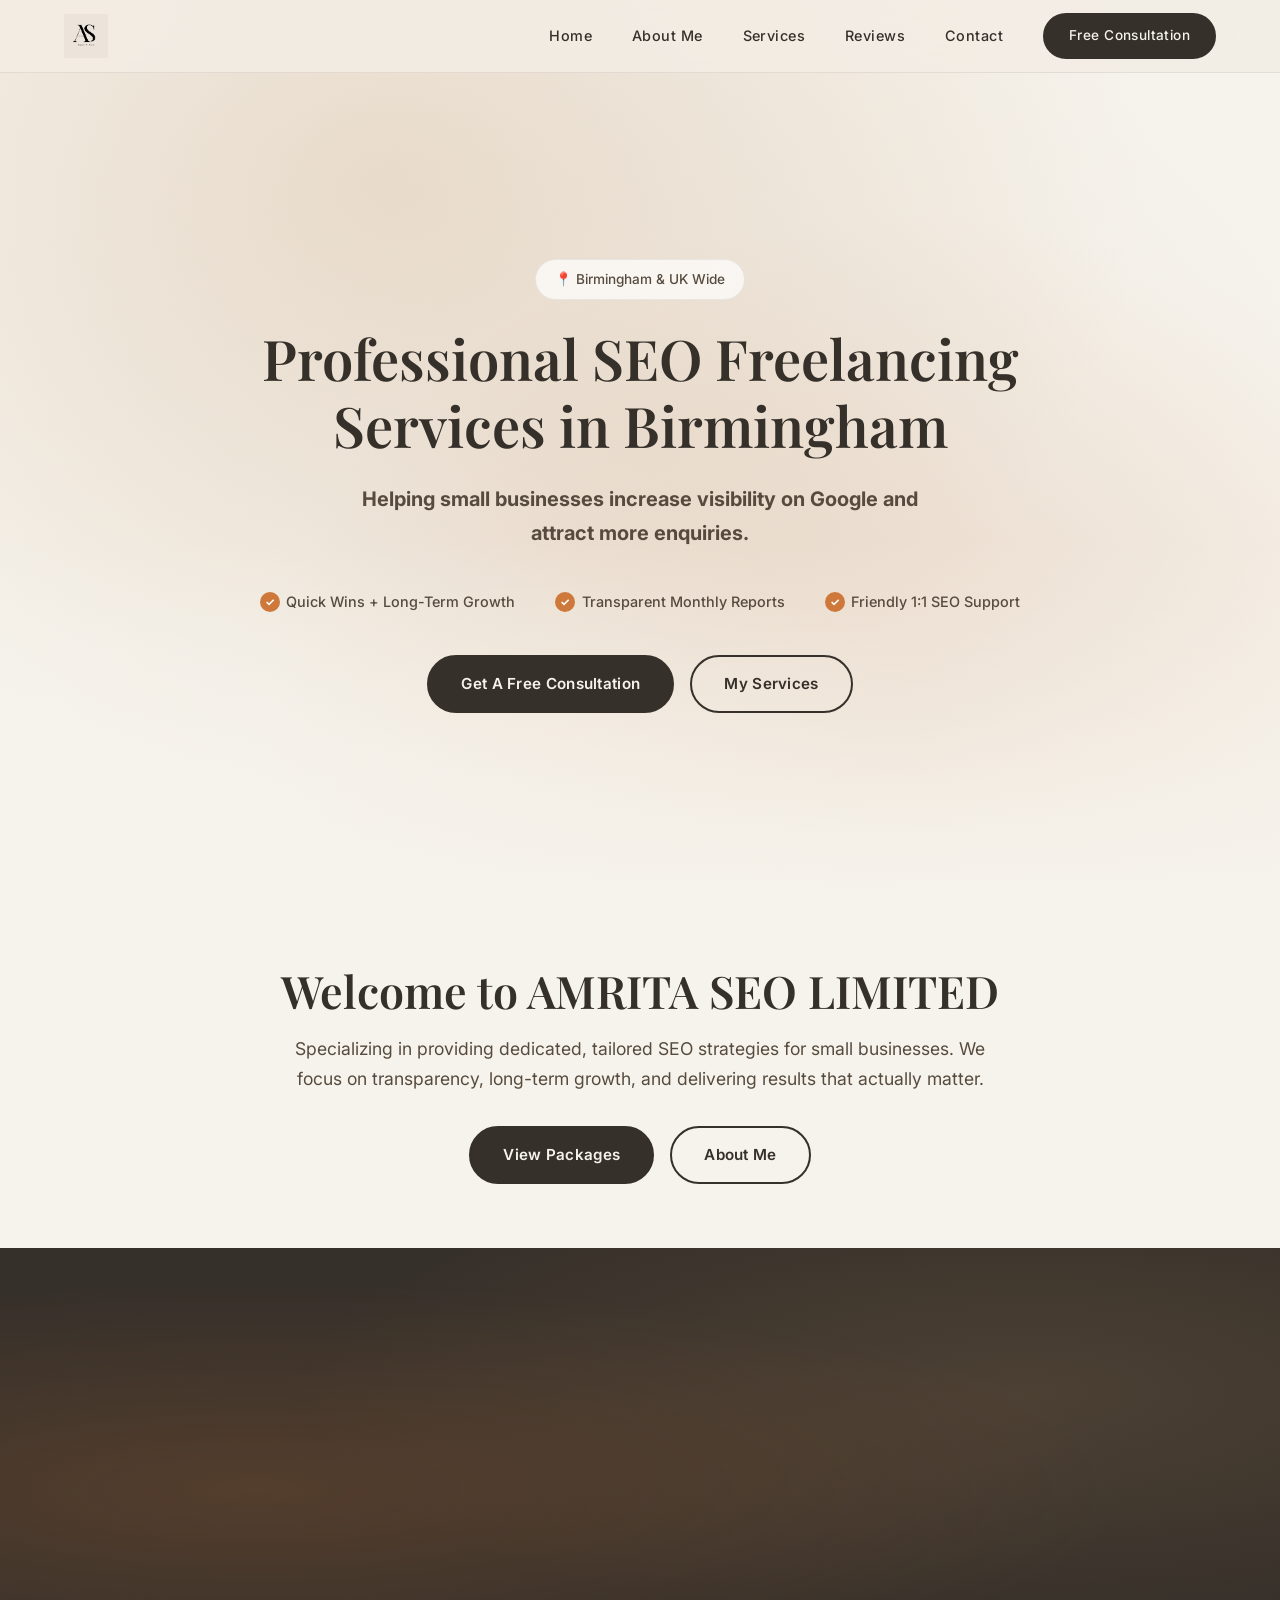
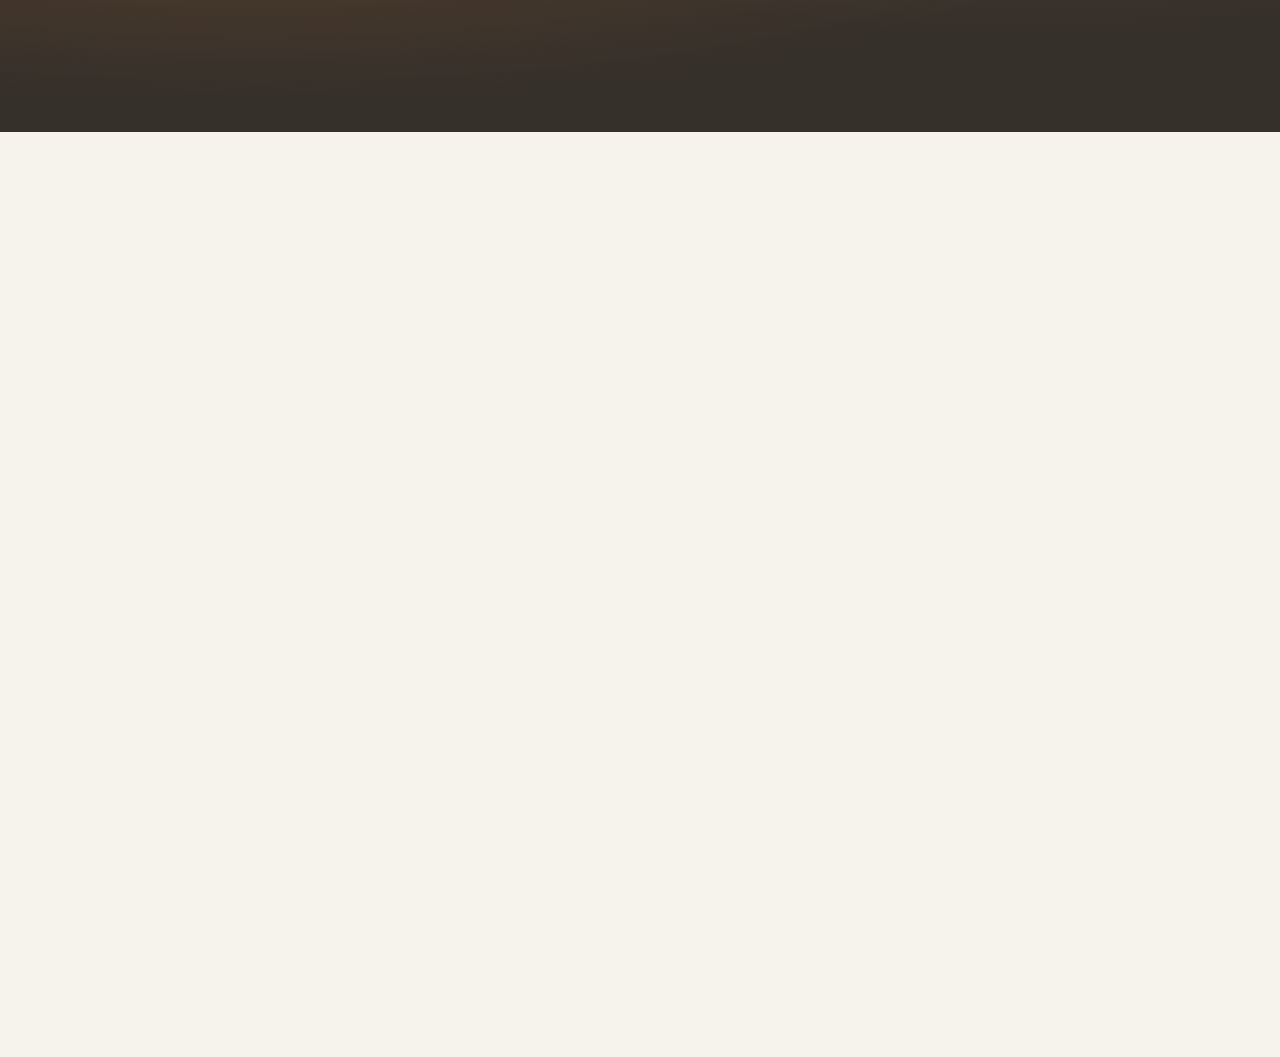
<file: index.html>
<!DOCTYPE html>
<html lang="en-GB">
<head>
  <meta charset="UTF-8">
  <meta name="viewport" content="width=device-width, initial-scale=1.0">
  <meta http-equiv="X-UA-Compatible" content="IE=edge">
  <title>SEO Consultant Birmingham | AMRITA SEO LIMITED</title>
  <meta name="description" content="AMRITA SEO LIMITED offers expert SEO consulting in Birmingham. Improve your website rankings, drive traffic, and get more leads today.">
  <link rel="canonical" href="https://www.amrita-seo.com/">

  <!-- Open Graph -->
  <meta property="og:site_name" content="Amrita SEO">
  <meta property="og:title" content="SEO Consultant Birmingham | AMRITA SEO LIMITED">
  <meta property="og:url" content="https://www.amrita-seo.com">
  <meta property="og:type" content="website">
  <meta property="og:description" content="AMRITA SEO LIMITED offers expert SEO consulting in Birmingham. Improve your website rankings, drive traffic, and get more leads today.">
  <meta property="og:image" content="https://www.amrita-seo.com/assets/images/logo.png">
  <meta property="og:image:width" content="500">
  <meta property="og:image:height" content="500">

  <!-- Twitter Card -->
  <meta name="twitter:card" content="summary">
  <meta name="twitter:title" content="SEO Consultant Birmingham | AMRITA SEO LIMITED">
  <meta name="twitter:description" content="AMRITA SEO LIMITED offers expert SEO consulting in Birmingham. Improve your website rankings, drive traffic, and get more leads today.">
  <meta name="twitter:image" content="https://www.amrita-seo.com/assets/images/logo.png">

  <!-- Structured Data — LocalBusiness -->
  <script type="application/ld+json">
  {
    "@context": "https://schema.org",
    "@type": "ProfessionalService",
    "name": "AMRITA SEO LIMITED",
    "description": "Expert SEO consulting in Birmingham. Helping small businesses increase visibility on Google and attract more enquiries.",
    "url": "https://www.amrita-seo.com",
    "logo": "https://www.amrita-seo.com/assets/images/logo.png",
    "image": "https://www.amrita-seo.com/assets/images/logo.png",
    "telephone": "",
    "email": "info@amrita-seo.com",
    "address": {
      "@type": "PostalAddress",
      "addressLocality": "Birmingham",
      "addressCountry": "GB"
    },
    "areaServed": [
      { "@type": "City", "name": "Birmingham" },
      { "@type": "Country", "name": "United Kingdom" }
    ],
    "founder": {
      "@type": "Person",
      "name": "Amrita Kalsi",
      "jobTitle": "SEO Consultant",
      "url": "https://www.linkedin.com/in/amrita-kalsi-93005b246"
    },
    "sameAs": [
      "https://www.linkedin.com/in/amrita-kalsi-93005b246",
      "https://www.instagram.com/amritaseo",
      "https://www.tiktok.com/@amritaseo"
    ],
    "openingHours": "Mo-Fr 09:00-17:00",
    "priceRange": "££"
  }
  </script>

  <!-- Styles -->
  <link rel="stylesheet" href="styles.css">
  <link rel="icon" type="image/png" href="assets/images/logo.png">
</head>
<body>

  <!-- Skip to Content (Accessibility) -->
  <a href="#main-content" class="skip-link">Skip to main content</a>

  <!-- ========== HEADER ========== -->
  <header class="site-header" id="site-header" role="banner">
    <div class="container header-inner">
      <a href="https://www.amrita-seo.com/" class="header-logo" aria-label="Amrita SEO — Home">
        <img src="assets/images/logo.png" alt="Amrita SEO Logo" width="44" height="44">
      </a>

      
      <nav class="header-nav" id="main-nav" role="navigation" aria-label="Main navigation">
        <a href="index.html">Home</a>
        <a href="about.html">About Me</a>
        <a href="services.html">Services</a>
        <a href="reviews.html">Reviews</a>
        <a href="contact.html">Contact</a>
        <div class="header-cta">
          <a href="contact.html" class="btn btn-primary">Free Consultation</a>
        </div>
      </nav>


      <button class="mobile-menu-btn" id="mobile-menu-btn" aria-label="Toggle navigation menu" aria-expanded="false" aria-controls="main-nav">
        <span></span><span></span><span></span>
      </button>
    </div>
  </header>

  <!-- ========== MAIN ========== -->
  <main id="main-content" role="main">

    <!-- HERO -->
    <section class="hero" aria-label="Hero">
      <div class="hero-bg" aria-hidden="true"></div>
      <div class="hero-content">
        <span class="hero-badge">📍 Birmingham &amp; UK Wide</span>
        <h1>Professional SEO Freelancing Services in Birmingham</h1>
        <p class="hero-description">
          <strong>Helping small businesses increase visibility on Google and attract more enquiries.</strong>
        </p>
        <ul class="hero-features" aria-label="Key benefits">
          <li>Quick Wins + Long-Term Growth</li>
          <li>Transparent Monthly Reports</li>
          <li>Friendly 1:1 SEO Support</li>
        </ul>
        <div class="hero-actions">
          <a href="#contact" class="btn btn-primary">Get A Free Consultation</a>
          <a href="#services" class="btn btn-secondary">My Services</a>
        </div>
      </div>
    </section>

    
    <!-- BRIEF INTRO -->
    <section class="section" style="padding: 4rem 0;">
      <div class="container" style="text-align: center;">
        <h2 style="margin-bottom: 1rem;">Welcome to AMRITA SEO LIMITED</h2>
        <p style="max-width: 700px; margin: 0 auto 2rem auto; color: var(--color-brown); font-size: 1.1rem;">
          Specializing in providing dedicated, tailored SEO strategies for small businesses. We focus on transparency, long-term growth, and delivering results that actually matter.
        </p>
        <div style="display: flex; gap: 1rem; justify-content: center;">
            <a href="services.html" class="btn btn-primary">View Packages</a>
            <a href="about.html" class="btn btn-secondary">About Me</a>
        </div>
      </div>
    </section>
<!-- CTA BANNER -->
    <section class="cta-banner" aria-label="Call to action">
      <div class="container reveal">
        <h2>Ready to Grow Your Business?</h2>
        <p>Book a free discovery call and let's talk about your goals. No pressure, no jargon — just honest SEO advice.</p>
        <a href="#contact" class="btn btn-primary">Get A Free Consultation</a>
      </div>
    </section>

    <!-- CONTACT -->
    <section class="section" id="contact" aria-label="Contact">
      <div class="container">
        <div class="contact-grid">
          <div class="contact-info reveal">
            <span class="section-label">Get In Touch</span>
            <h2>Let's Talk About Your SEO</h2>
            <p>Have a question or ready to get started? Fill in the form or reach out directly — I'd love to hear from you.</p>
            <div class="contact-details">
              <div class="contact-detail">
                <div class="contact-detail-icon">✉</div>
                <div>
                  <h4>Email</h4>
                  <a href="mailto:info@amrita-seo.com">info@amrita-seo.com</a>
                </div>
              </div>
              <div class="contact-detail">
                <div class="contact-detail-icon">📍</div>
                <div>
                  <h4>Location</h4>
                  <p>Birmingham &amp; UK Wide</p>
                </div>
              </div>
              <div class="contact-detail">
                <div class="contact-detail-icon">🕐</div>
                <div>
                  <h4>Business Hours</h4>
                  <p>Mon – Fri, 9:00 – 17:00</p>
                </div>
              </div>
            </div>
          </div>
          <div class="contact-form-card reveal">
            <form id="contact-form" action="https://formspree.io/f/placeholder" method="POST" novalidate>
              <div class="form-group">
                <label for="contact-name">Your Name</label>
                <input type="text" id="contact-name" name="name" required placeholder="e.g. Jane Smith" autocomplete="name">
              </div>
              <div class="form-group">
                <label for="contact-email">Email Address</label>
                <input type="email" id="contact-email" name="email" required placeholder="e.g. jane@example.com" autocomplete="email">
              </div>
              <div class="form-group">
                <label for="contact-business">Business Name</label>
                <input type="text" id="contact-business" name="business" placeholder="e.g. Jane's Bakery" autocomplete="organization">
              </div>
              <div class="form-group">
                <label for="contact-message">How Can I Help?</label>
                <textarea id="contact-message" name="message" required placeholder="Tell me a bit about your business and what you're looking for..."></textarea>
              </div>
              <button type="submit" class="btn btn-primary" style="width:100%;justify-content:center;">Send Message</button>
            </form>
          </div>
        </div>
      </div>
    </section>

  
  </main>
</file>
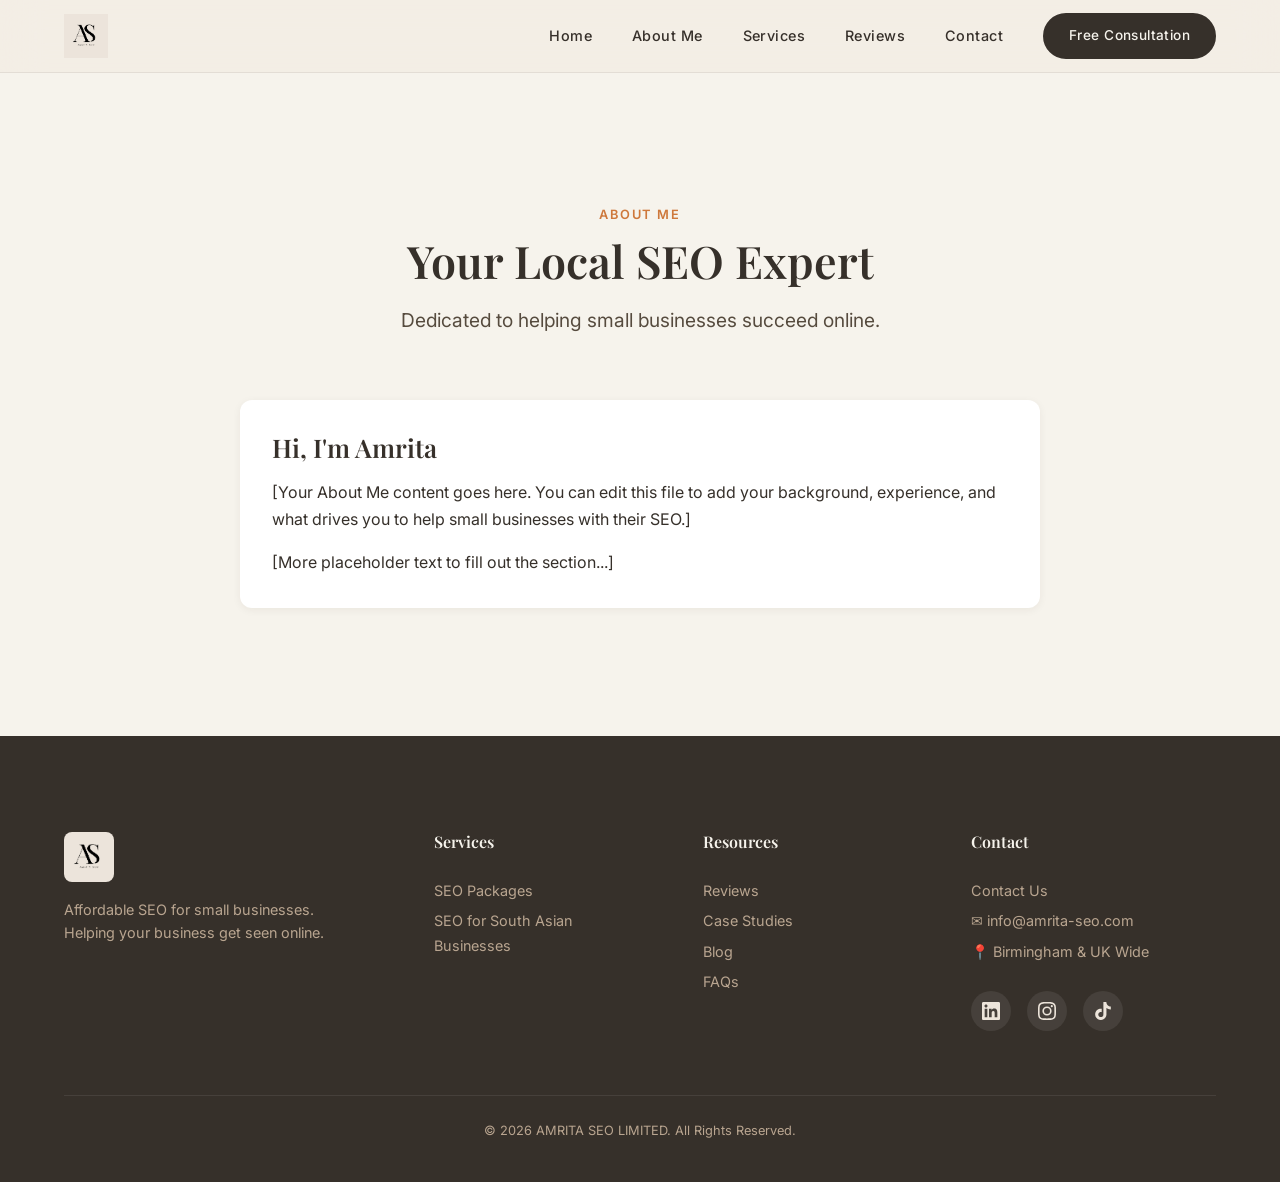
<file: about.html>
<!DOCTYPE html>
<html lang="en-GB">
<head>
  <meta charset="UTF-8">
  <meta name="viewport" content="width=device-width, initial-scale=1.0">
  <meta http-equiv="X-UA-Compatible" content="IE=edge">
  <title>About Me | AMRITA SEO LIMITED</title>
  <link rel="stylesheet" href="styles.css">
  <link rel="icon" type="image/png" href="assets/images/logo.png">
</head>
<body>
  <a href="#main-content" class="skip-link">Skip to main content</a>
  <header class="site-header" id="site-header" role="banner">
    <div class="container header-inner">
      <a href="index.html" class="header-logo" aria-label="Amrita SEO — Home">
        <img src="assets/images/logo.png" alt="Amrita SEO Logo" width="44" height="44">
      </a>

      <nav class="header-nav" id="main-nav" role="navigation" aria-label="Main navigation">
        <a href="index.html">Home</a>
        <a href="about.html">About Me</a>
        <a href="services.html">Services</a>
        <a href="reviews.html">Reviews</a>
        <a href="contact.html">Contact</a>
        <div class="header-cta">
          <a href="contact.html" class="btn btn-primary">Free Consultation</a>
        </div>
      </nav>

      <button class="mobile-menu-btn" id="mobile-menu-btn" aria-label="Toggle navigation menu" aria-expanded="false" aria-controls="main-nav">
        <span></span><span></span><span></span>
      </button>
    </div>
  </header>

  <main id="main-content" role="main" style="padding-top: 72px;">
    
    <section class="section" aria-label="About Me">
      <div class="container">
        <div class="section-header reveal">
          <span class="section-label">About Me</span>
          <h2>Your Local SEO Expert</h2>
          <p class="section-subtitle">Dedicated to helping small businesses succeed online.</p>
        </div>
        <div style="max-width: 800px; margin: 0 auto; padding: 2rem; background: var(--color-white); border-radius: var(--border-radius); box-shadow: var(--shadow-sm);" class="reveal">
          <h3>Hi, I'm Amrita</h3>
          <p style="margin-top: 1rem;">[Your About Me content goes here. You can edit this file to add your background, experience, and what drives you to help small businesses with their SEO.]</p>
          <p style="margin-top: 1rem;">[More placeholder text to fill out the section...]</p>
        </div>
      </div>
    </section>
    
  </main>

  <footer class="site-footer" role="contentinfo">
    <div class="container">
      <div class="footer-grid">
        <div class="footer-brand">
          <img src="assets/images/logo.png" alt="Amrita SEO" width="50" height="50" style="border-radius:8px;">
          <p>Affordable SEO for small businesses. Helping your business get seen online.</p>
        </div>

        <div class="footer-col">
          <h4>Services</h4>
          <a href="services.html">SEO Packages</a>
          <a href="south-asian-seo.html">SEO for South Asian Businesses</a>
        </div>
        <div class="footer-col">
          <h4>Resources</h4>
          <a href="reviews.html">Reviews</a>
          <a href="case-studies.html">Case Studies</a>
          <a href="blogs.html">Blog</a>
          <a href="faq.html">FAQs</a>
        </div>
        <div class="footer-col">
          <h4>Contact</h4>
          <a href="contact.html">Contact Us</a>
          <a href="mailto:info@amrita-seo.com">✉ info@amrita-seo.com</a>
          <p style="font-size:0.9rem;color:var(--color-tan);padding:3px 0;">📍 Birmingham &amp; UK Wide</p>

          <div class="footer-social">
            <a href="https://www.linkedin.com/in/amrita-kalsi-93005b246" target="_blank" rel="noopener noreferrer" aria-label="LinkedIn">
              <svg width="18" height="18" viewBox="0 0 24 24" fill="currentColor"><path d="M20.447 20.452h-3.554v-5.569c0-1.328-.027-3.037-1.852-3.037-1.853 0-2.136 1.445-2.136 2.939v5.667H9.351V9h3.414v1.561h.046c.477-.9 1.637-1.85 3.37-1.85 3.601 0 4.267 2.37 4.267 5.455v6.286zM5.337 7.433c-1.144 0-2.063-.926-2.063-2.065 0-1.138.92-2.063 2.063-2.063 1.14 0 2.064.925 2.064 2.063 0 1.139-.925 2.065-2.064 2.065zm1.782 13.019H3.555V9h3.564v11.452zM22.225 0H1.771C.792 0 0 .774 0 1.729v20.542C0 23.227.792 24 1.771 24h20.451C23.2 24 24 23.227 24 22.271V1.729C24 .774 23.2 0 22.222 0h.003z"/></svg>
            </a>
            <a href="https://www.instagram.com/amritaseo" target="_blank" rel="noopener noreferrer" aria-label="Instagram">
              <svg width="18" height="18" viewBox="0 0 24 24" fill="currentColor"><path d="M12 2.163c3.204 0 3.584.012 4.85.07 3.252.148 4.771 1.691 4.919 4.919.058 1.265.069 1.645.069 4.849 0 3.205-.012 3.584-.069 4.849-.149 3.225-1.664 4.771-4.919 4.919-1.266.058-1.644.07-4.85.07-3.204 0-3.584-.012-4.849-.07-3.26-.149-4.771-1.699-4.919-4.92-.058-1.265-.07-1.644-.07-4.849 0-3.204.013-3.583.07-4.849.149-3.227 1.664-4.771 4.919-4.919 1.266-.057 1.645-.069 4.849-.069zM12 0C8.741 0 8.333.014 7.053.072 2.695.272.273 2.69.073 7.052.014 8.333 0 8.741 0 12c0 3.259.014 3.668.072 4.948.2 4.358 2.618 6.78 6.98 6.98C8.333 23.986 8.741 24 12 24c3.259 0 3.668-.014 4.948-.072 4.354-.2 6.782-2.618 6.979-6.98.059-1.28.073-1.689.073-4.948 0-3.259-.014-3.667-.072-4.947-.196-4.354-2.617-6.78-6.979-6.98C15.668.014 15.259 0 12 0zm0 5.838a6.162 6.162 0 100 12.324 6.162 6.162 0 000-12.324zM12 16a4 4 0 110-8 4 4 0 010 8zm6.406-11.845a1.44 1.44 0 100 2.881 1.44 1.44 0 000-2.881z"/></svg>
            </a>
            <a href="https://www.tiktok.com/@amritaseo" target="_blank" rel="noopener noreferrer" aria-label="TikTok">
              <svg width="18" height="18" viewBox="0 0 24 24" fill="currentColor"><path d="M12.525.02c1.31-.02 2.61-.01 3.91-.02.08 1.53.63 3.09 1.75 4.17 1.12 1.11 2.7 1.62 4.24 1.79v4.03c-1.44-.05-2.89-.35-4.2-.97-.57-.26-1.1-.59-1.62-.93-.01 2.92.01 5.84-.02 8.75-.08 1.4-.54 2.79-1.35 3.94-1.31 1.92-3.58 3.17-5.91 3.21-1.43.08-2.86-.31-4.08-1.03-2.02-1.19-3.44-3.37-3.65-5.71-.02-.5-.03-1-.01-1.49.18-1.9 1.12-3.72 2.58-4.96 1.66-1.44 3.98-2.13 6.15-1.72.02 1.48-.04 2.96-.04 4.44-.99-.32-2.15-.23-3.02.37-.63.41-1.11 1.04-1.36 1.75-.21.51-.15 1.07-.14 1.61.24 1.64 1.82 3.02 3.5 2.87 1.12-.01 2.19-.66 2.77-1.61.19-.33.4-.67.41-1.06.1-1.79.06-3.57.07-5.36.01-4.03-.01-8.05.02-12.07z"/></svg>
            </a>
          </div>
        </div>
      </div>
      <div class="footer-bottom">
        <p>© 2026 AMRITA SEO LIMITED. All Rights Reserved.</p>
      </div>
    </div>
  </footer>

  <script>
    const menuBtn = document.getElementById('mobile-menu-btn');
    const mainNav = document.getElementById('main-nav');
    menuBtn.addEventListener('click', () => {
      const isOpen = mainNav.classList.toggle('open');
      menuBtn.classList.toggle('active');
      menuBtn.setAttribute('aria-expanded', isOpen);
      document.body.style.overflow = isOpen ? 'hidden' : '';
    });
    const header = document.getElementById('site-header');
    window.addEventListener('scroll', () => {
      header.classList.toggle('scrolled', window.scrollY > 50);
    }, { passive: true });
    
    document.querySelectorAll('.accordion-header').forEach(button => {
      button.addEventListener('click', () => {
        const item = button.parentElement;
        const wasActive = item.classList.contains('active');
        document.querySelectorAll('.accordion-item').forEach(i => {
          i.classList.remove('active');
          i.querySelector('.accordion-header').setAttribute('aria-expanded', 'false');
        });
        if (!wasActive) {
          item.classList.add('active');
          button.setAttribute('aria-expanded', 'true');
        }
      });
    });

    const revealElements = document.querySelectorAll('.reveal');
    if(revealElements.length > 0) {
        const revealObserver = new IntersectionObserver((entries) => {
          entries.forEach(entry => {
            if (entry.isIntersecting) {
              entry.target.classList.add('visible');
              revealObserver.unobserve(entry.target);
            }
          });
        }, { threshold: 0.15, rootMargin: '0px 0px -40px 0px' });
        revealElements.forEach(el => revealObserver.observe(el));
    }
  </script>
</body>
</html>
</file>
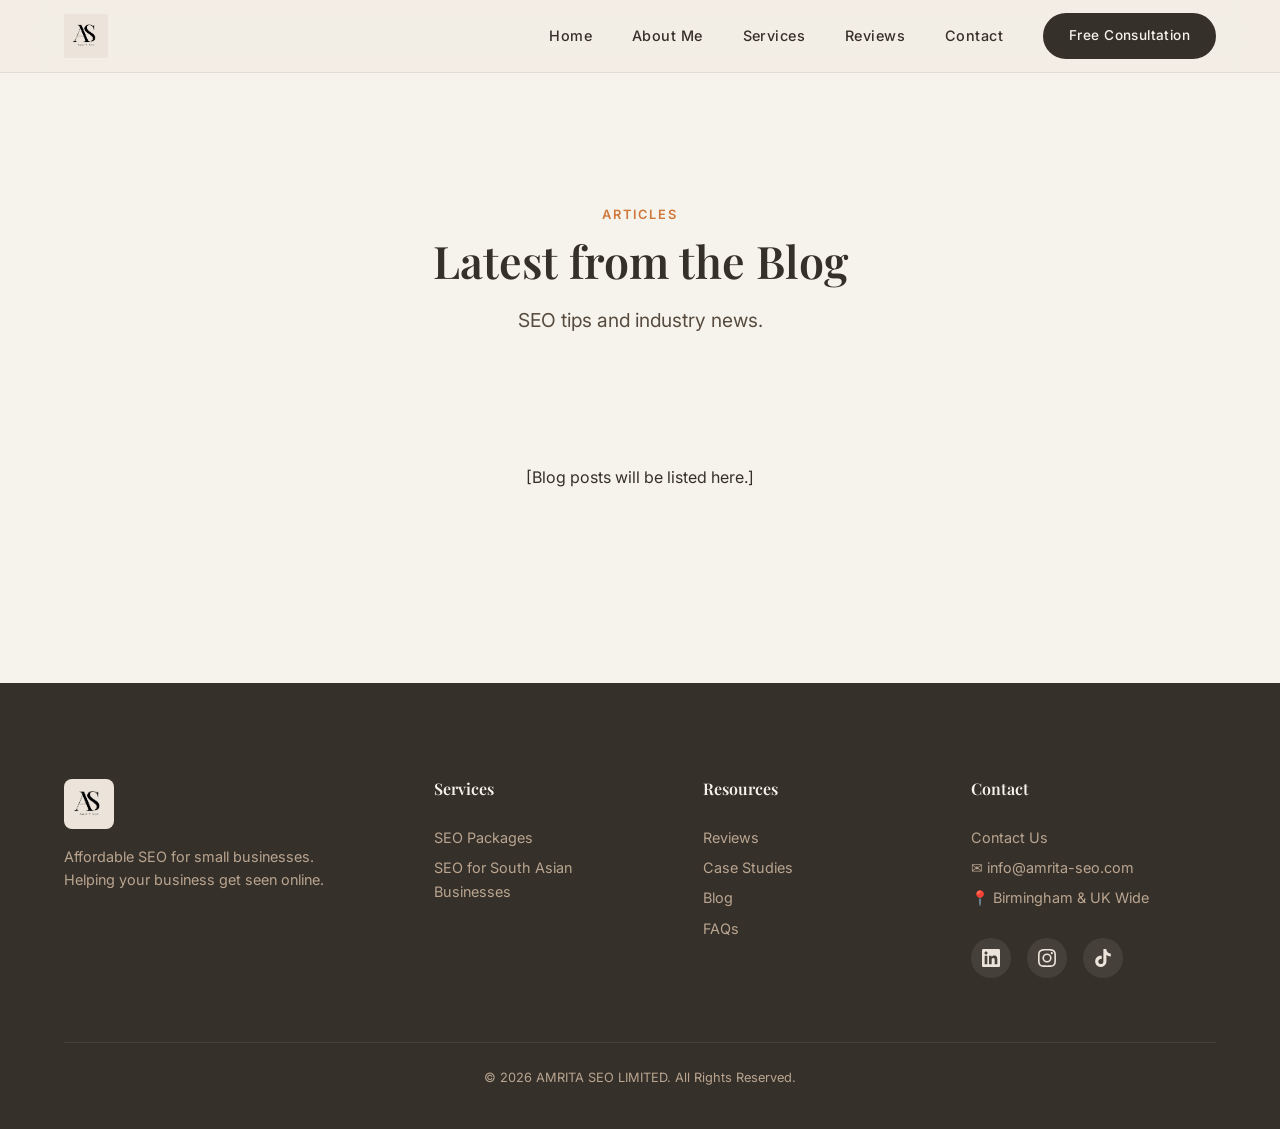
<file: blogs.html>
<!DOCTYPE html>
<html lang="en-GB">
<head>
  <meta charset="UTF-8">
  <meta name="viewport" content="width=device-width, initial-scale=1.0">
  <meta http-equiv="X-UA-Compatible" content="IE=edge">
  <title>Blog | AMRITA SEO LIMITED</title>
  <link rel="stylesheet" href="styles.css">
  <link rel="icon" type="image/png" href="assets/images/logo.png">
</head>
<body>
  <a href="#main-content" class="skip-link">Skip to main content</a>
  <header class="site-header" id="site-header" role="banner">
    <div class="container header-inner">
      <a href="index.html" class="header-logo" aria-label="Amrita SEO — Home">
        <img src="assets/images/logo.png" alt="Amrita SEO Logo" width="44" height="44">
      </a>

      <nav class="header-nav" id="main-nav" role="navigation" aria-label="Main navigation">
        <a href="index.html">Home</a>
        <a href="about.html">About Me</a>
        <a href="services.html">Services</a>
        <a href="reviews.html">Reviews</a>
        <a href="contact.html">Contact</a>
        <div class="header-cta">
          <a href="contact.html" class="btn btn-primary">Free Consultation</a>
        </div>
      </nav>

      <button class="mobile-menu-btn" id="mobile-menu-btn" aria-label="Toggle navigation menu" aria-expanded="false" aria-controls="main-nav">
        <span></span><span></span><span></span>
      </button>
    </div>
  </header>

  <main id="main-content" role="main" style="padding-top: 72px;">
    
    <section class="section" aria-label="Blog">
      <div class="container">
        <div class="section-header reveal">
          <span class="section-label">Articles</span>
          <h2>Latest from the Blog</h2>
          <p class="section-subtitle">SEO tips and industry news.</p>
        </div>
        <div style="text-align: center; padding: 4rem;" class="reveal">
            <p>[Blog posts will be listed here.]</p>
        </div>
      </div>
    </section>
    
  </main>

  <footer class="site-footer" role="contentinfo">
    <div class="container">
      <div class="footer-grid">
        <div class="footer-brand">
          <img src="assets/images/logo.png" alt="Amrita SEO" width="50" height="50" style="border-radius:8px;">
          <p>Affordable SEO for small businesses. Helping your business get seen online.</p>
        </div>

        <div class="footer-col">
          <h4>Services</h4>
          <a href="services.html">SEO Packages</a>
          <a href="south-asian-seo.html">SEO for South Asian Businesses</a>
        </div>
        <div class="footer-col">
          <h4>Resources</h4>
          <a href="reviews.html">Reviews</a>
          <a href="case-studies.html">Case Studies</a>
          <a href="blogs.html">Blog</a>
          <a href="faq.html">FAQs</a>
        </div>
        <div class="footer-col">
          <h4>Contact</h4>
          <a href="contact.html">Contact Us</a>
          <a href="mailto:info@amrita-seo.com">✉ info@amrita-seo.com</a>
          <p style="font-size:0.9rem;color:var(--color-tan);padding:3px 0;">📍 Birmingham &amp; UK Wide</p>

          <div class="footer-social">
            <a href="https://www.linkedin.com/in/amrita-kalsi-93005b246" target="_blank" rel="noopener noreferrer" aria-label="LinkedIn">
              <svg width="18" height="18" viewBox="0 0 24 24" fill="currentColor"><path d="M20.447 20.452h-3.554v-5.569c0-1.328-.027-3.037-1.852-3.037-1.853 0-2.136 1.445-2.136 2.939v5.667H9.351V9h3.414v1.561h.046c.477-.9 1.637-1.85 3.37-1.85 3.601 0 4.267 2.37 4.267 5.455v6.286zM5.337 7.433c-1.144 0-2.063-.926-2.063-2.065 0-1.138.92-2.063 2.063-2.063 1.14 0 2.064.925 2.064 2.063 0 1.139-.925 2.065-2.064 2.065zm1.782 13.019H3.555V9h3.564v11.452zM22.225 0H1.771C.792 0 0 .774 0 1.729v20.542C0 23.227.792 24 1.771 24h20.451C23.2 24 24 23.227 24 22.271V1.729C24 .774 23.2 0 22.222 0h.003z"/></svg>
            </a>
            <a href="https://www.instagram.com/amritaseo" target="_blank" rel="noopener noreferrer" aria-label="Instagram">
              <svg width="18" height="18" viewBox="0 0 24 24" fill="currentColor"><path d="M12 2.163c3.204 0 3.584.012 4.85.07 3.252.148 4.771 1.691 4.919 4.919.058 1.265.069 1.645.069 4.849 0 3.205-.012 3.584-.069 4.849-.149 3.225-1.664 4.771-4.919 4.919-1.266.058-1.644.07-4.85.07-3.204 0-3.584-.012-4.849-.07-3.26-.149-4.771-1.699-4.919-4.92-.058-1.265-.07-1.644-.07-4.849 0-3.204.013-3.583.07-4.849.149-3.227 1.664-4.771 4.919-4.919 1.266-.057 1.645-.069 4.849-.069zM12 0C8.741 0 8.333.014 7.053.072 2.695.272.273 2.69.073 7.052.014 8.333 0 8.741 0 12c0 3.259.014 3.668.072 4.948.2 4.358 2.618 6.78 6.98 6.98C8.333 23.986 8.741 24 12 24c3.259 0 3.668-.014 4.948-.072 4.354-.2 6.782-2.618 6.979-6.98.059-1.28.073-1.689.073-4.948 0-3.259-.014-3.667-.072-4.947-.196-4.354-2.617-6.78-6.979-6.98C15.668.014 15.259 0 12 0zm0 5.838a6.162 6.162 0 100 12.324 6.162 6.162 0 000-12.324zM12 16a4 4 0 110-8 4 4 0 010 8zm6.406-11.845a1.44 1.44 0 100 2.881 1.44 1.44 0 000-2.881z"/></svg>
            </a>
            <a href="https://www.tiktok.com/@amritaseo" target="_blank" rel="noopener noreferrer" aria-label="TikTok">
              <svg width="18" height="18" viewBox="0 0 24 24" fill="currentColor"><path d="M12.525.02c1.31-.02 2.61-.01 3.91-.02.08 1.53.63 3.09 1.75 4.17 1.12 1.11 2.7 1.62 4.24 1.79v4.03c-1.44-.05-2.89-.35-4.2-.97-.57-.26-1.1-.59-1.62-.93-.01 2.92.01 5.84-.02 8.75-.08 1.4-.54 2.79-1.35 3.94-1.31 1.92-3.58 3.17-5.91 3.21-1.43.08-2.86-.31-4.08-1.03-2.02-1.19-3.44-3.37-3.65-5.71-.02-.5-.03-1-.01-1.49.18-1.9 1.12-3.72 2.58-4.96 1.66-1.44 3.98-2.13 6.15-1.72.02 1.48-.04 2.96-.04 4.44-.99-.32-2.15-.23-3.02.37-.63.41-1.11 1.04-1.36 1.75-.21.51-.15 1.07-.14 1.61.24 1.64 1.82 3.02 3.5 2.87 1.12-.01 2.19-.66 2.77-1.61.19-.33.4-.67.41-1.06.1-1.79.06-3.57.07-5.36.01-4.03-.01-8.05.02-12.07z"/></svg>
            </a>
          </div>
        </div>
      </div>
      <div class="footer-bottom">
        <p>© 2026 AMRITA SEO LIMITED. All Rights Reserved.</p>
      </div>
    </div>
  </footer>

  <script>
    const menuBtn = document.getElementById('mobile-menu-btn');
    const mainNav = document.getElementById('main-nav');
    menuBtn.addEventListener('click', () => {
      const isOpen = mainNav.classList.toggle('open');
      menuBtn.classList.toggle('active');
      menuBtn.setAttribute('aria-expanded', isOpen);
      document.body.style.overflow = isOpen ? 'hidden' : '';
    });
    const header = document.getElementById('site-header');
    window.addEventListener('scroll', () => {
      header.classList.toggle('scrolled', window.scrollY > 50);
    }, { passive: true });
    
    document.querySelectorAll('.accordion-header').forEach(button => {
      button.addEventListener('click', () => {
        const item = button.parentElement;
        const wasActive = item.classList.contains('active');
        document.querySelectorAll('.accordion-item').forEach(i => {
          i.classList.remove('active');
          i.querySelector('.accordion-header').setAttribute('aria-expanded', 'false');
        });
        if (!wasActive) {
          item.classList.add('active');
          button.setAttribute('aria-expanded', 'true');
        }
      });
    });

    const revealElements = document.querySelectorAll('.reveal');
    if(revealElements.length > 0) {
        const revealObserver = new IntersectionObserver((entries) => {
          entries.forEach(entry => {
            if (entry.isIntersecting) {
              entry.target.classList.add('visible');
              revealObserver.unobserve(entry.target);
            }
          });
        }, { threshold: 0.15, rootMargin: '0px 0px -40px 0px' });
        revealElements.forEach(el => revealObserver.observe(el));
    }
  </script>
</body>
</html>
</file>
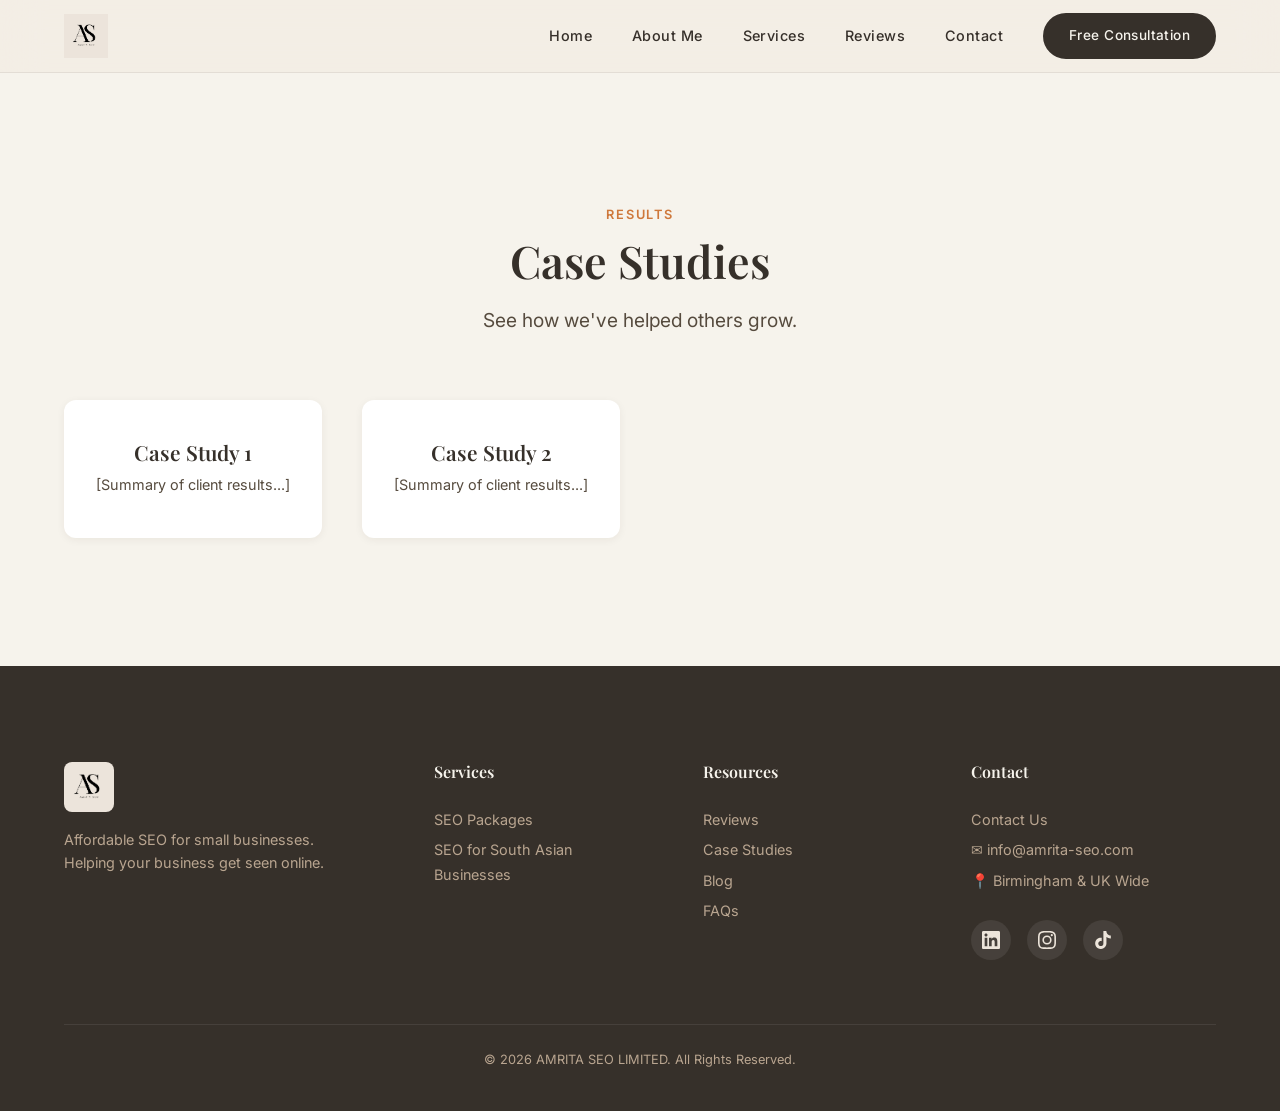
<file: case-studies.html>
<!DOCTYPE html>
<html lang="en-GB">
<head>
  <meta charset="UTF-8">
  <meta name="viewport" content="width=device-width, initial-scale=1.0">
  <meta http-equiv="X-UA-Compatible" content="IE=edge">
  <title>Case Studies | AMRITA SEO LIMITED</title>
  <link rel="stylesheet" href="styles.css">
  <link rel="icon" type="image/png" href="assets/images/logo.png">
</head>
<body>
  <a href="#main-content" class="skip-link">Skip to main content</a>
  <header class="site-header" id="site-header" role="banner">
    <div class="container header-inner">
      <a href="index.html" class="header-logo" aria-label="Amrita SEO — Home">
        <img src="assets/images/logo.png" alt="Amrita SEO Logo" width="44" height="44">
      </a>

      <nav class="header-nav" id="main-nav" role="navigation" aria-label="Main navigation">
        <a href="index.html">Home</a>
        <a href="about.html">About Me</a>
        <a href="services.html">Services</a>
        <a href="reviews.html">Reviews</a>
        <a href="contact.html">Contact</a>
        <div class="header-cta">
          <a href="contact.html" class="btn btn-primary">Free Consultation</a>
        </div>
      </nav>

      <button class="mobile-menu-btn" id="mobile-menu-btn" aria-label="Toggle navigation menu" aria-expanded="false" aria-controls="main-nav">
        <span></span><span></span><span></span>
      </button>
    </div>
  </header>

  <main id="main-content" role="main" style="padding-top: 72px;">
    
    <section class="section" aria-label="Case Studies">
      <div class="container">
        <div class="section-header reveal">
          <span class="section-label">Results</span>
          <h2>Case Studies</h2>
          <p class="section-subtitle">See how we've helped others grow.</p>
        </div>
        <div class="process-grid reveal">
            <div class="process-card">
                <h4>Case Study 1</h4>
                <p>[Summary of client results...]</p>
            </div>
            <div class="process-card">
                <h4>Case Study 2</h4>
                <p>[Summary of client results...]</p>
            </div>
        </div>
      </div>
    </section>
    
  </main>

  <footer class="site-footer" role="contentinfo">
    <div class="container">
      <div class="footer-grid">
        <div class="footer-brand">
          <img src="assets/images/logo.png" alt="Amrita SEO" width="50" height="50" style="border-radius:8px;">
          <p>Affordable SEO for small businesses. Helping your business get seen online.</p>
        </div>

        <div class="footer-col">
          <h4>Services</h4>
          <a href="services.html">SEO Packages</a>
          <a href="south-asian-seo.html">SEO for South Asian Businesses</a>
        </div>
        <div class="footer-col">
          <h4>Resources</h4>
          <a href="reviews.html">Reviews</a>
          <a href="case-studies.html">Case Studies</a>
          <a href="blogs.html">Blog</a>
          <a href="faq.html">FAQs</a>
        </div>
        <div class="footer-col">
          <h4>Contact</h4>
          <a href="contact.html">Contact Us</a>
          <a href="mailto:info@amrita-seo.com">✉ info@amrita-seo.com</a>
          <p style="font-size:0.9rem;color:var(--color-tan);padding:3px 0;">📍 Birmingham &amp; UK Wide</p>

          <div class="footer-social">
            <a href="https://www.linkedin.com/in/amrita-kalsi-93005b246" target="_blank" rel="noopener noreferrer" aria-label="LinkedIn">
              <svg width="18" height="18" viewBox="0 0 24 24" fill="currentColor"><path d="M20.447 20.452h-3.554v-5.569c0-1.328-.027-3.037-1.852-3.037-1.853 0-2.136 1.445-2.136 2.939v5.667H9.351V9h3.414v1.561h.046c.477-.9 1.637-1.85 3.37-1.85 3.601 0 4.267 2.37 4.267 5.455v6.286zM5.337 7.433c-1.144 0-2.063-.926-2.063-2.065 0-1.138.92-2.063 2.063-2.063 1.14 0 2.064.925 2.064 2.063 0 1.139-.925 2.065-2.064 2.065zm1.782 13.019H3.555V9h3.564v11.452zM22.225 0H1.771C.792 0 0 .774 0 1.729v20.542C0 23.227.792 24 1.771 24h20.451C23.2 24 24 23.227 24 22.271V1.729C24 .774 23.2 0 22.222 0h.003z"/></svg>
            </a>
            <a href="https://www.instagram.com/amritaseo" target="_blank" rel="noopener noreferrer" aria-label="Instagram">
              <svg width="18" height="18" viewBox="0 0 24 24" fill="currentColor"><path d="M12 2.163c3.204 0 3.584.012 4.85.07 3.252.148 4.771 1.691 4.919 4.919.058 1.265.069 1.645.069 4.849 0 3.205-.012 3.584-.069 4.849-.149 3.225-1.664 4.771-4.919 4.919-1.266.058-1.644.07-4.85.07-3.204 0-3.584-.012-4.849-.07-3.26-.149-4.771-1.699-4.919-4.92-.058-1.265-.07-1.644-.07-4.849 0-3.204.013-3.583.07-4.849.149-3.227 1.664-4.771 4.919-4.919 1.266-.057 1.645-.069 4.849-.069zM12 0C8.741 0 8.333.014 7.053.072 2.695.272.273 2.69.073 7.052.014 8.333 0 8.741 0 12c0 3.259.014 3.668.072 4.948.2 4.358 2.618 6.78 6.98 6.98C8.333 23.986 8.741 24 12 24c3.259 0 3.668-.014 4.948-.072 4.354-.2 6.782-2.618 6.979-6.98.059-1.28.073-1.689.073-4.948 0-3.259-.014-3.667-.072-4.947-.196-4.354-2.617-6.78-6.979-6.98C15.668.014 15.259 0 12 0zm0 5.838a6.162 6.162 0 100 12.324 6.162 6.162 0 000-12.324zM12 16a4 4 0 110-8 4 4 0 010 8zm6.406-11.845a1.44 1.44 0 100 2.881 1.44 1.44 0 000-2.881z"/></svg>
            </a>
            <a href="https://www.tiktok.com/@amritaseo" target="_blank" rel="noopener noreferrer" aria-label="TikTok">
              <svg width="18" height="18" viewBox="0 0 24 24" fill="currentColor"><path d="M12.525.02c1.31-.02 2.61-.01 3.91-.02.08 1.53.63 3.09 1.75 4.17 1.12 1.11 2.7 1.62 4.24 1.79v4.03c-1.44-.05-2.89-.35-4.2-.97-.57-.26-1.1-.59-1.62-.93-.01 2.92.01 5.84-.02 8.75-.08 1.4-.54 2.79-1.35 3.94-1.31 1.92-3.58 3.17-5.91 3.21-1.43.08-2.86-.31-4.08-1.03-2.02-1.19-3.44-3.37-3.65-5.71-.02-.5-.03-1-.01-1.49.18-1.9 1.12-3.72 2.58-4.96 1.66-1.44 3.98-2.13 6.15-1.72.02 1.48-.04 2.96-.04 4.44-.99-.32-2.15-.23-3.02.37-.63.41-1.11 1.04-1.36 1.75-.21.51-.15 1.07-.14 1.61.24 1.64 1.82 3.02 3.5 2.87 1.12-.01 2.19-.66 2.77-1.61.19-.33.4-.67.41-1.06.1-1.79.06-3.57.07-5.36.01-4.03-.01-8.05.02-12.07z"/></svg>
            </a>
          </div>
        </div>
      </div>
      <div class="footer-bottom">
        <p>© 2026 AMRITA SEO LIMITED. All Rights Reserved.</p>
      </div>
    </div>
  </footer>

  <script>
    const menuBtn = document.getElementById('mobile-menu-btn');
    const mainNav = document.getElementById('main-nav');
    menuBtn.addEventListener('click', () => {
      const isOpen = mainNav.classList.toggle('open');
      menuBtn.classList.toggle('active');
      menuBtn.setAttribute('aria-expanded', isOpen);
      document.body.style.overflow = isOpen ? 'hidden' : '';
    });
    const header = document.getElementById('site-header');
    window.addEventListener('scroll', () => {
      header.classList.toggle('scrolled', window.scrollY > 50);
    }, { passive: true });
    
    document.querySelectorAll('.accordion-header').forEach(button => {
      button.addEventListener('click', () => {
        const item = button.parentElement;
        const wasActive = item.classList.contains('active');
        document.querySelectorAll('.accordion-item').forEach(i => {
          i.classList.remove('active');
          i.querySelector('.accordion-header').setAttribute('aria-expanded', 'false');
        });
        if (!wasActive) {
          item.classList.add('active');
          button.setAttribute('aria-expanded', 'true');
        }
      });
    });

    const revealElements = document.querySelectorAll('.reveal');
    if(revealElements.length > 0) {
        const revealObserver = new IntersectionObserver((entries) => {
          entries.forEach(entry => {
            if (entry.isIntersecting) {
              entry.target.classList.add('visible');
              revealObserver.unobserve(entry.target);
            }
          });
        }, { threshold: 0.15, rootMargin: '0px 0px -40px 0px' });
        revealElements.forEach(el => revealObserver.observe(el));
    }
  </script>
</body>
</html>
</file>
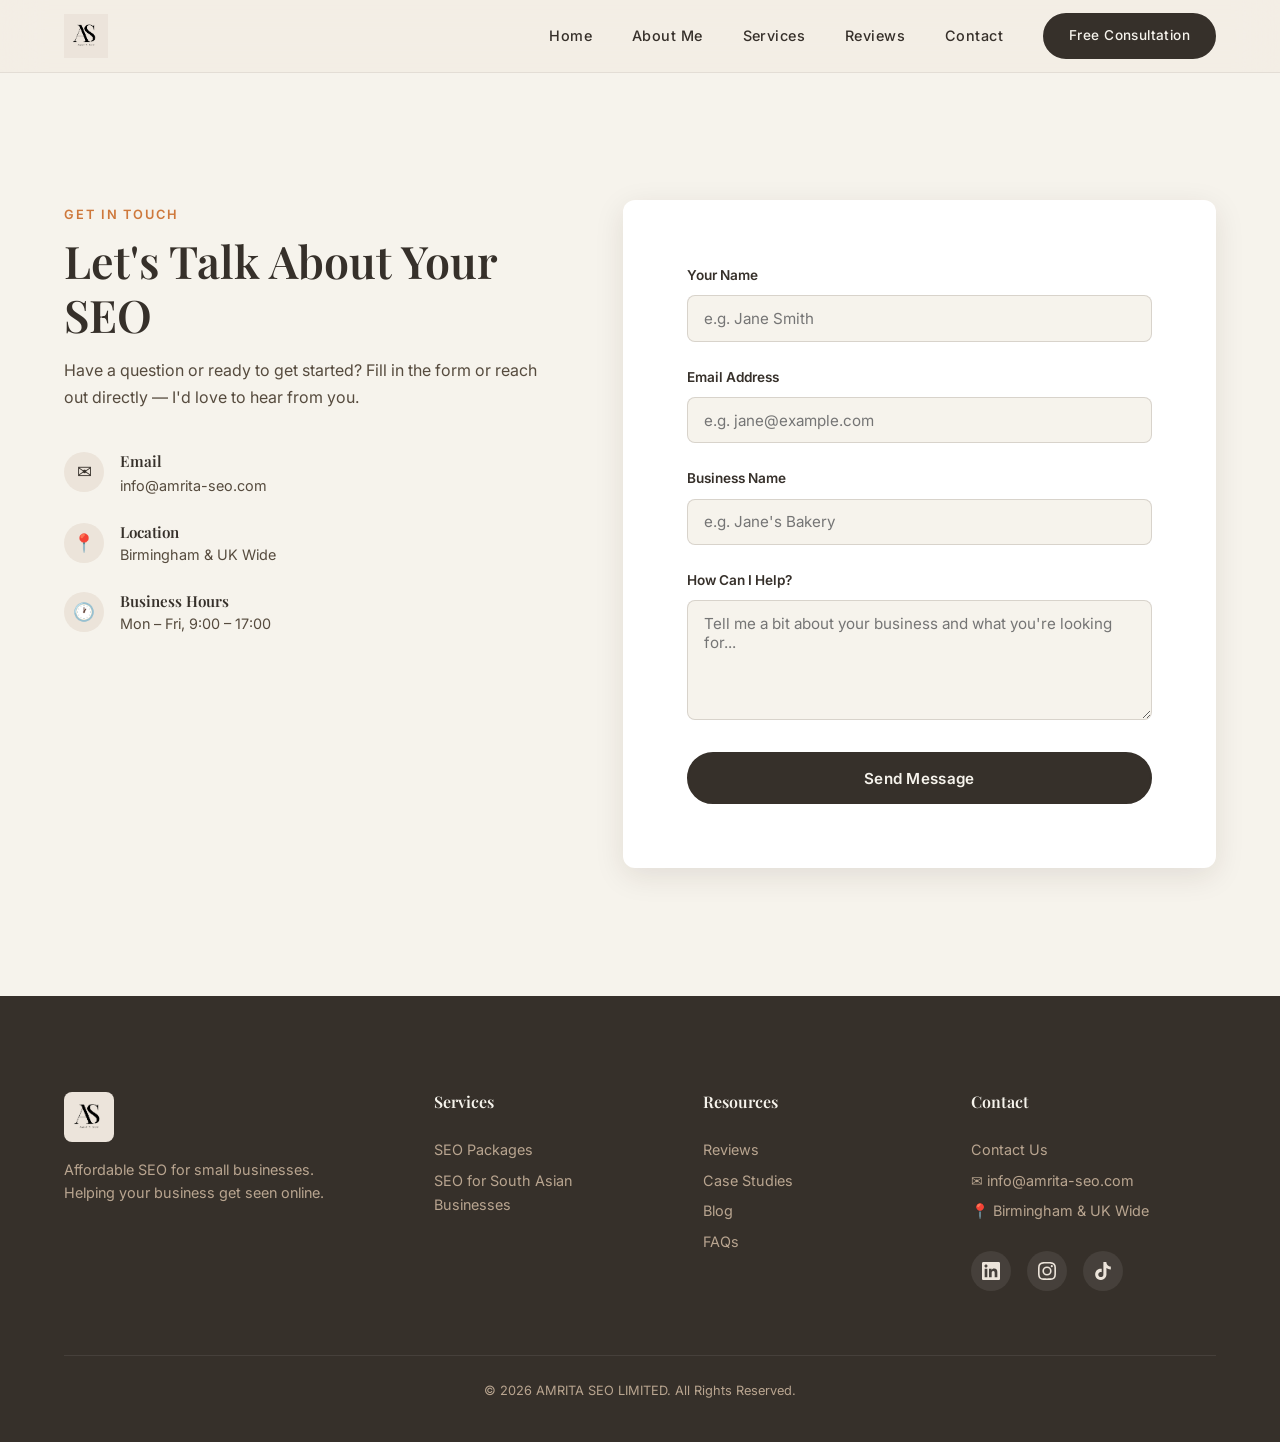
<file: contact.html>
<!DOCTYPE html>
<html lang="en-GB">
<head>
  <meta charset="UTF-8">
  <meta name="viewport" content="width=device-width, initial-scale=1.0">
  <meta http-equiv="X-UA-Compatible" content="IE=edge">
  <title>Contact Us | AMRITA SEO LIMITED</title>
  <link rel="stylesheet" href="styles.css">
  <link rel="icon" type="image/png" href="assets/images/logo.png">
</head>
<body>
  <a href="#main-content" class="skip-link">Skip to main content</a>
  <header class="site-header" id="site-header" role="banner">
    <div class="container header-inner">
      <a href="index.html" class="header-logo" aria-label="Amrita SEO — Home">
        <img src="assets/images/logo.png" alt="Amrita SEO Logo" width="44" height="44">
      </a>

      <nav class="header-nav" id="main-nav" role="navigation" aria-label="Main navigation">
        <a href="index.html">Home</a>
        <a href="about.html">About Me</a>
        <a href="services.html">Services</a>
        <a href="reviews.html">Reviews</a>
        <a href="contact.html">Contact</a>
        <div class="header-cta">
          <a href="contact.html" class="btn btn-primary">Free Consultation</a>
        </div>
      </nav>

      <button class="mobile-menu-btn" id="mobile-menu-btn" aria-label="Toggle navigation menu" aria-expanded="false" aria-controls="main-nav">
        <span></span><span></span><span></span>
      </button>
    </div>
  </header>

  <main id="main-content" role="main" style="padding-top: 72px;">
    <!-- CONTACT -->
    <section class="section" id="contact" aria-label="Contact">
      <div class="container">
        <div class="contact-grid">
          <div class="contact-info reveal">
            <span class="section-label">Get In Touch</span>
            <h2>Let's Talk About Your SEO</h2>
            <p>Have a question or ready to get started? Fill in the form or reach out directly — I'd love to hear from you.</p>
            <div class="contact-details">
              <div class="contact-detail">
                <div class="contact-detail-icon">✉</div>
                <div>
                  <h4>Email</h4>
                  <a href="mailto:info@amrita-seo.com">info@amrita-seo.com</a>
                </div>
              </div>
              <div class="contact-detail">
                <div class="contact-detail-icon">📍</div>
                <div>
                  <h4>Location</h4>
                  <p>Birmingham &amp; UK Wide</p>
                </div>
              </div>
              <div class="contact-detail">
                <div class="contact-detail-icon">🕐</div>
                <div>
                  <h4>Business Hours</h4>
                  <p>Mon – Fri, 9:00 – 17:00</p>
                </div>
              </div>
            </div>
          </div>
          <div class="contact-form-card reveal">
            <form id="contact-form" action="https://formspree.io/f/placeholder" method="POST" novalidate>
              <div class="form-group">
                <label for="contact-name">Your Name</label>
                <input type="text" id="contact-name" name="name" required placeholder="e.g. Jane Smith" autocomplete="name">
              </div>
              <div class="form-group">
                <label for="contact-email">Email Address</label>
                <input type="email" id="contact-email" name="email" required placeholder="e.g. jane@example.com" autocomplete="email">
              </div>
              <div class="form-group">
                <label for="contact-business">Business Name</label>
                <input type="text" id="contact-business" name="business" placeholder="e.g. Jane's Bakery" autocomplete="organization">
              </div>
              <div class="form-group">
                <label for="contact-message">How Can I Help?</label>
                <textarea id="contact-message" name="message" required placeholder="Tell me a bit about your business and what you're looking for..."></textarea>
              </div>
              <button type="submit" class="btn btn-primary" style="width:100%;justify-content:center;">Send Message</button>
            </form>
          </div>
        </div>
      </div>
    </section>

  
  </main>

  <footer class="site-footer" role="contentinfo">
    <div class="container">
      <div class="footer-grid">
        <div class="footer-brand">
          <img src="assets/images/logo.png" alt="Amrita SEO" width="50" height="50" style="border-radius:8px;">
          <p>Affordable SEO for small businesses. Helping your business get seen online.</p>
        </div>

        <div class="footer-col">
          <h4>Services</h4>
          <a href="services.html">SEO Packages</a>
          <a href="south-asian-seo.html">SEO for South Asian Businesses</a>
        </div>
        <div class="footer-col">
          <h4>Resources</h4>
          <a href="reviews.html">Reviews</a>
          <a href="case-studies.html">Case Studies</a>
          <a href="blogs.html">Blog</a>
          <a href="faq.html">FAQs</a>
        </div>
        <div class="footer-col">
          <h4>Contact</h4>
          <a href="contact.html">Contact Us</a>
          <a href="mailto:info@amrita-seo.com">✉ info@amrita-seo.com</a>
          <p style="font-size:0.9rem;color:var(--color-tan);padding:3px 0;">📍 Birmingham &amp; UK Wide</p>

          <div class="footer-social">
            <a href="https://www.linkedin.com/in/amrita-kalsi-93005b246" target="_blank" rel="noopener noreferrer" aria-label="LinkedIn">
              <svg width="18" height="18" viewBox="0 0 24 24" fill="currentColor"><path d="M20.447 20.452h-3.554v-5.569c0-1.328-.027-3.037-1.852-3.037-1.853 0-2.136 1.445-2.136 2.939v5.667H9.351V9h3.414v1.561h.046c.477-.9 1.637-1.85 3.37-1.85 3.601 0 4.267 2.37 4.267 5.455v6.286zM5.337 7.433c-1.144 0-2.063-.926-2.063-2.065 0-1.138.92-2.063 2.063-2.063 1.14 0 2.064.925 2.064 2.063 0 1.139-.925 2.065-2.064 2.065zm1.782 13.019H3.555V9h3.564v11.452zM22.225 0H1.771C.792 0 0 .774 0 1.729v20.542C0 23.227.792 24 1.771 24h20.451C23.2 24 24 23.227 24 22.271V1.729C24 .774 23.2 0 22.222 0h.003z"/></svg>
            </a>
            <a href="https://www.instagram.com/amritaseo" target="_blank" rel="noopener noreferrer" aria-label="Instagram">
              <svg width="18" height="18" viewBox="0 0 24 24" fill="currentColor"><path d="M12 2.163c3.204 0 3.584.012 4.85.07 3.252.148 4.771 1.691 4.919 4.919.058 1.265.069 1.645.069 4.849 0 3.205-.012 3.584-.069 4.849-.149 3.225-1.664 4.771-4.919 4.919-1.266.058-1.644.07-4.85.07-3.204 0-3.584-.012-4.849-.07-3.26-.149-4.771-1.699-4.919-4.92-.058-1.265-.07-1.644-.07-4.849 0-3.204.013-3.583.07-4.849.149-3.227 1.664-4.771 4.919-4.919 1.266-.057 1.645-.069 4.849-.069zM12 0C8.741 0 8.333.014 7.053.072 2.695.272.273 2.69.073 7.052.014 8.333 0 8.741 0 12c0 3.259.014 3.668.072 4.948.2 4.358 2.618 6.78 6.98 6.98C8.333 23.986 8.741 24 12 24c3.259 0 3.668-.014 4.948-.072 4.354-.2 6.782-2.618 6.979-6.98.059-1.28.073-1.689.073-4.948 0-3.259-.014-3.667-.072-4.947-.196-4.354-2.617-6.78-6.979-6.98C15.668.014 15.259 0 12 0zm0 5.838a6.162 6.162 0 100 12.324 6.162 6.162 0 000-12.324zM12 16a4 4 0 110-8 4 4 0 010 8zm6.406-11.845a1.44 1.44 0 100 2.881 1.44 1.44 0 000-2.881z"/></svg>
            </a>
            <a href="https://www.tiktok.com/@amritaseo" target="_blank" rel="noopener noreferrer" aria-label="TikTok">
              <svg width="18" height="18" viewBox="0 0 24 24" fill="currentColor"><path d="M12.525.02c1.31-.02 2.61-.01 3.91-.02.08 1.53.63 3.09 1.75 4.17 1.12 1.11 2.7 1.62 4.24 1.79v4.03c-1.44-.05-2.89-.35-4.2-.97-.57-.26-1.1-.59-1.62-.93-.01 2.92.01 5.84-.02 8.75-.08 1.4-.54 2.79-1.35 3.94-1.31 1.92-3.58 3.17-5.91 3.21-1.43.08-2.86-.31-4.08-1.03-2.02-1.19-3.44-3.37-3.65-5.71-.02-.5-.03-1-.01-1.49.18-1.9 1.12-3.72 2.58-4.96 1.66-1.44 3.98-2.13 6.15-1.72.02 1.48-.04 2.96-.04 4.44-.99-.32-2.15-.23-3.02.37-.63.41-1.11 1.04-1.36 1.75-.21.51-.15 1.07-.14 1.61.24 1.64 1.82 3.02 3.5 2.87 1.12-.01 2.19-.66 2.77-1.61.19-.33.4-.67.41-1.06.1-1.79.06-3.57.07-5.36.01-4.03-.01-8.05.02-12.07z"/></svg>
            </a>
          </div>
        </div>
      </div>
      <div class="footer-bottom">
        <p>© 2026 AMRITA SEO LIMITED. All Rights Reserved.</p>
      </div>
    </div>
  </footer>

  <script>
    const menuBtn = document.getElementById('mobile-menu-btn');
    const mainNav = document.getElementById('main-nav');
    menuBtn.addEventListener('click', () => {
      const isOpen = mainNav.classList.toggle('open');
      menuBtn.classList.toggle('active');
      menuBtn.setAttribute('aria-expanded', isOpen);
      document.body.style.overflow = isOpen ? 'hidden' : '';
    });
    const header = document.getElementById('site-header');
    window.addEventListener('scroll', () => {
      header.classList.toggle('scrolled', window.scrollY > 50);
    }, { passive: true });
    
    document.querySelectorAll('.accordion-header').forEach(button => {
      button.addEventListener('click', () => {
        const item = button.parentElement;
        const wasActive = item.classList.contains('active');
        document.querySelectorAll('.accordion-item').forEach(i => {
          i.classList.remove('active');
          i.querySelector('.accordion-header').setAttribute('aria-expanded', 'false');
        });
        if (!wasActive) {
          item.classList.add('active');
          button.setAttribute('aria-expanded', 'true');
        }
      });
    });

    const revealElements = document.querySelectorAll('.reveal');
    if(revealElements.length > 0) {
        const revealObserver = new IntersectionObserver((entries) => {
          entries.forEach(entry => {
            if (entry.isIntersecting) {
              entry.target.classList.add('visible');
              revealObserver.unobserve(entry.target);
            }
          });
        }, { threshold: 0.15, rootMargin: '0px 0px -40px 0px' });
        revealElements.forEach(el => revealObserver.observe(el));
    }
  </script>
</body>
</html>
</file>
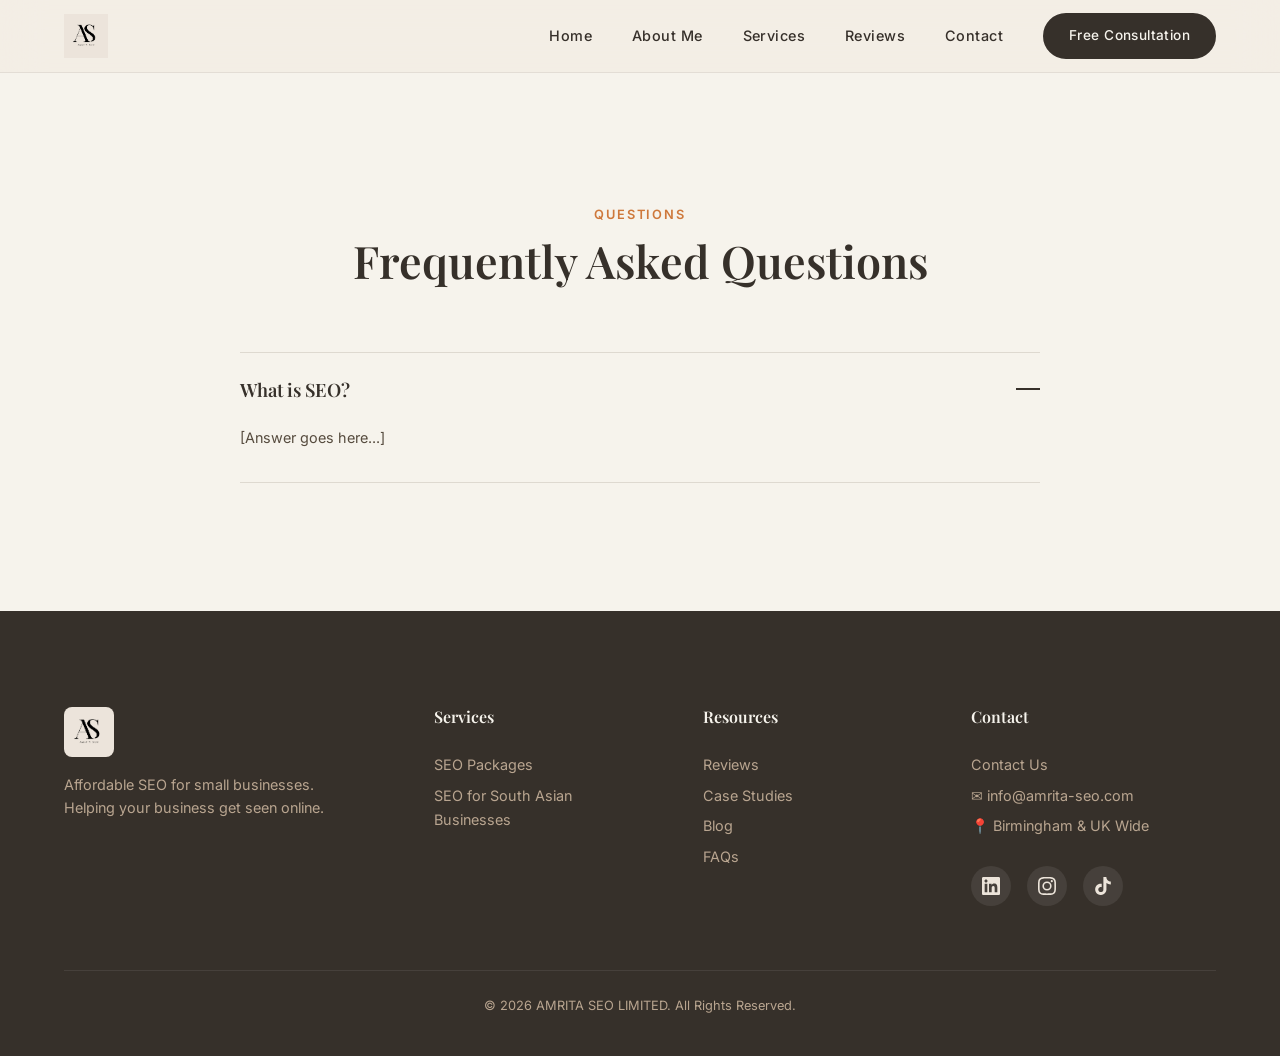
<file: faq.html>
<!DOCTYPE html>
<html lang="en-GB">
<head>
  <meta charset="UTF-8">
  <meta name="viewport" content="width=device-width, initial-scale=1.0">
  <meta http-equiv="X-UA-Compatible" content="IE=edge">
  <title>FAQs | AMRITA SEO LIMITED</title>
  <link rel="stylesheet" href="styles.css">
  <link rel="icon" type="image/png" href="assets/images/logo.png">
</head>
<body>
  <a href="#main-content" class="skip-link">Skip to main content</a>
  <header class="site-header" id="site-header" role="banner">
    <div class="container header-inner">
      <a href="index.html" class="header-logo" aria-label="Amrita SEO — Home">
        <img src="assets/images/logo.png" alt="Amrita SEO Logo" width="44" height="44">
      </a>

      <nav class="header-nav" id="main-nav" role="navigation" aria-label="Main navigation">
        <a href="index.html">Home</a>
        <a href="about.html">About Me</a>
        <a href="services.html">Services</a>
        <a href="reviews.html">Reviews</a>
        <a href="contact.html">Contact</a>
        <div class="header-cta">
          <a href="contact.html" class="btn btn-primary">Free Consultation</a>
        </div>
      </nav>

      <button class="mobile-menu-btn" id="mobile-menu-btn" aria-label="Toggle navigation menu" aria-expanded="false" aria-controls="main-nav">
        <span></span><span></span><span></span>
      </button>
    </div>
  </header>

  <main id="main-content" role="main" style="padding-top: 72px;">
    
    <section class="section" aria-label="FAQs">
      <div class="container">
        <div class="section-header reveal">
          <span class="section-label">Questions</span>
          <h2>Frequently Asked Questions</h2>
        </div>
        <div style="max-width: 800px; margin: 0 auto;" class="accordion reveal" role="list">
            <div class="accordion-item active" role="listitem">
              <button class="accordion-header" aria-expanded="true">
                <span>What is SEO?</span>
                <span class="accordion-icon" aria-hidden="true"></span>
              </button>
              <div class="accordion-body">
                <div class="accordion-content">
                  <p>[Answer goes here...]</p>
                </div>
              </div>
            </div>
        </div>
      </div>
    </section>
    
  </main>

  <footer class="site-footer" role="contentinfo">
    <div class="container">
      <div class="footer-grid">
        <div class="footer-brand">
          <img src="assets/images/logo.png" alt="Amrita SEO" width="50" height="50" style="border-radius:8px;">
          <p>Affordable SEO for small businesses. Helping your business get seen online.</p>
        </div>

        <div class="footer-col">
          <h4>Services</h4>
          <a href="services.html">SEO Packages</a>
          <a href="south-asian-seo.html">SEO for South Asian Businesses</a>
        </div>
        <div class="footer-col">
          <h4>Resources</h4>
          <a href="reviews.html">Reviews</a>
          <a href="case-studies.html">Case Studies</a>
          <a href="blogs.html">Blog</a>
          <a href="faq.html">FAQs</a>
        </div>
        <div class="footer-col">
          <h4>Contact</h4>
          <a href="contact.html">Contact Us</a>
          <a href="mailto:info@amrita-seo.com">✉ info@amrita-seo.com</a>
          <p style="font-size:0.9rem;color:var(--color-tan);padding:3px 0;">📍 Birmingham &amp; UK Wide</p>

          <div class="footer-social">
            <a href="https://www.linkedin.com/in/amrita-kalsi-93005b246" target="_blank" rel="noopener noreferrer" aria-label="LinkedIn">
              <svg width="18" height="18" viewBox="0 0 24 24" fill="currentColor"><path d="M20.447 20.452h-3.554v-5.569c0-1.328-.027-3.037-1.852-3.037-1.853 0-2.136 1.445-2.136 2.939v5.667H9.351V9h3.414v1.561h.046c.477-.9 1.637-1.85 3.37-1.85 3.601 0 4.267 2.37 4.267 5.455v6.286zM5.337 7.433c-1.144 0-2.063-.926-2.063-2.065 0-1.138.92-2.063 2.063-2.063 1.14 0 2.064.925 2.064 2.063 0 1.139-.925 2.065-2.064 2.065zm1.782 13.019H3.555V9h3.564v11.452zM22.225 0H1.771C.792 0 0 .774 0 1.729v20.542C0 23.227.792 24 1.771 24h20.451C23.2 24 24 23.227 24 22.271V1.729C24 .774 23.2 0 22.222 0h.003z"/></svg>
            </a>
            <a href="https://www.instagram.com/amritaseo" target="_blank" rel="noopener noreferrer" aria-label="Instagram">
              <svg width="18" height="18" viewBox="0 0 24 24" fill="currentColor"><path d="M12 2.163c3.204 0 3.584.012 4.85.07 3.252.148 4.771 1.691 4.919 4.919.058 1.265.069 1.645.069 4.849 0 3.205-.012 3.584-.069 4.849-.149 3.225-1.664 4.771-4.919 4.919-1.266.058-1.644.07-4.85.07-3.204 0-3.584-.012-4.849-.07-3.26-.149-4.771-1.699-4.919-4.92-.058-1.265-.07-1.644-.07-4.849 0-3.204.013-3.583.07-4.849.149-3.227 1.664-4.771 4.919-4.919 1.266-.057 1.645-.069 4.849-.069zM12 0C8.741 0 8.333.014 7.053.072 2.695.272.273 2.69.073 7.052.014 8.333 0 8.741 0 12c0 3.259.014 3.668.072 4.948.2 4.358 2.618 6.78 6.98 6.98C8.333 23.986 8.741 24 12 24c3.259 0 3.668-.014 4.948-.072 4.354-.2 6.782-2.618 6.979-6.98.059-1.28.073-1.689.073-4.948 0-3.259-.014-3.667-.072-4.947-.196-4.354-2.617-6.78-6.979-6.98C15.668.014 15.259 0 12 0zm0 5.838a6.162 6.162 0 100 12.324 6.162 6.162 0 000-12.324zM12 16a4 4 0 110-8 4 4 0 010 8zm6.406-11.845a1.44 1.44 0 100 2.881 1.44 1.44 0 000-2.881z"/></svg>
            </a>
            <a href="https://www.tiktok.com/@amritaseo" target="_blank" rel="noopener noreferrer" aria-label="TikTok">
              <svg width="18" height="18" viewBox="0 0 24 24" fill="currentColor"><path d="M12.525.02c1.31-.02 2.61-.01 3.91-.02.08 1.53.63 3.09 1.75 4.17 1.12 1.11 2.7 1.62 4.24 1.79v4.03c-1.44-.05-2.89-.35-4.2-.97-.57-.26-1.1-.59-1.62-.93-.01 2.92.01 5.84-.02 8.75-.08 1.4-.54 2.79-1.35 3.94-1.31 1.92-3.58 3.17-5.91 3.21-1.43.08-2.86-.31-4.08-1.03-2.02-1.19-3.44-3.37-3.65-5.71-.02-.5-.03-1-.01-1.49.18-1.9 1.12-3.72 2.58-4.96 1.66-1.44 3.98-2.13 6.15-1.72.02 1.48-.04 2.96-.04 4.44-.99-.32-2.15-.23-3.02.37-.63.41-1.11 1.04-1.36 1.75-.21.51-.15 1.07-.14 1.61.24 1.64 1.82 3.02 3.5 2.87 1.12-.01 2.19-.66 2.77-1.61.19-.33.4-.67.41-1.06.1-1.79.06-3.57.07-5.36.01-4.03-.01-8.05.02-12.07z"/></svg>
            </a>
          </div>
        </div>
      </div>
      <div class="footer-bottom">
        <p>© 2026 AMRITA SEO LIMITED. All Rights Reserved.</p>
      </div>
    </div>
  </footer>

  <script>
    const menuBtn = document.getElementById('mobile-menu-btn');
    const mainNav = document.getElementById('main-nav');
    menuBtn.addEventListener('click', () => {
      const isOpen = mainNav.classList.toggle('open');
      menuBtn.classList.toggle('active');
      menuBtn.setAttribute('aria-expanded', isOpen);
      document.body.style.overflow = isOpen ? 'hidden' : '';
    });
    const header = document.getElementById('site-header');
    window.addEventListener('scroll', () => {
      header.classList.toggle('scrolled', window.scrollY > 50);
    }, { passive: true });
    
    document.querySelectorAll('.accordion-header').forEach(button => {
      button.addEventListener('click', () => {
        const item = button.parentElement;
        const wasActive = item.classList.contains('active');
        document.querySelectorAll('.accordion-item').forEach(i => {
          i.classList.remove('active');
          i.querySelector('.accordion-header').setAttribute('aria-expanded', 'false');
        });
        if (!wasActive) {
          item.classList.add('active');
          button.setAttribute('aria-expanded', 'true');
        }
      });
    });

    const revealElements = document.querySelectorAll('.reveal');
    if(revealElements.length > 0) {
        const revealObserver = new IntersectionObserver((entries) => {
          entries.forEach(entry => {
            if (entry.isIntersecting) {
              entry.target.classList.add('visible');
              revealObserver.unobserve(entry.target);
            }
          });
        }, { threshold: 0.15, rootMargin: '0px 0px -40px 0px' });
        revealElements.forEach(el => revealObserver.observe(el));
    }
  </script>
</body>
</html>
</file>
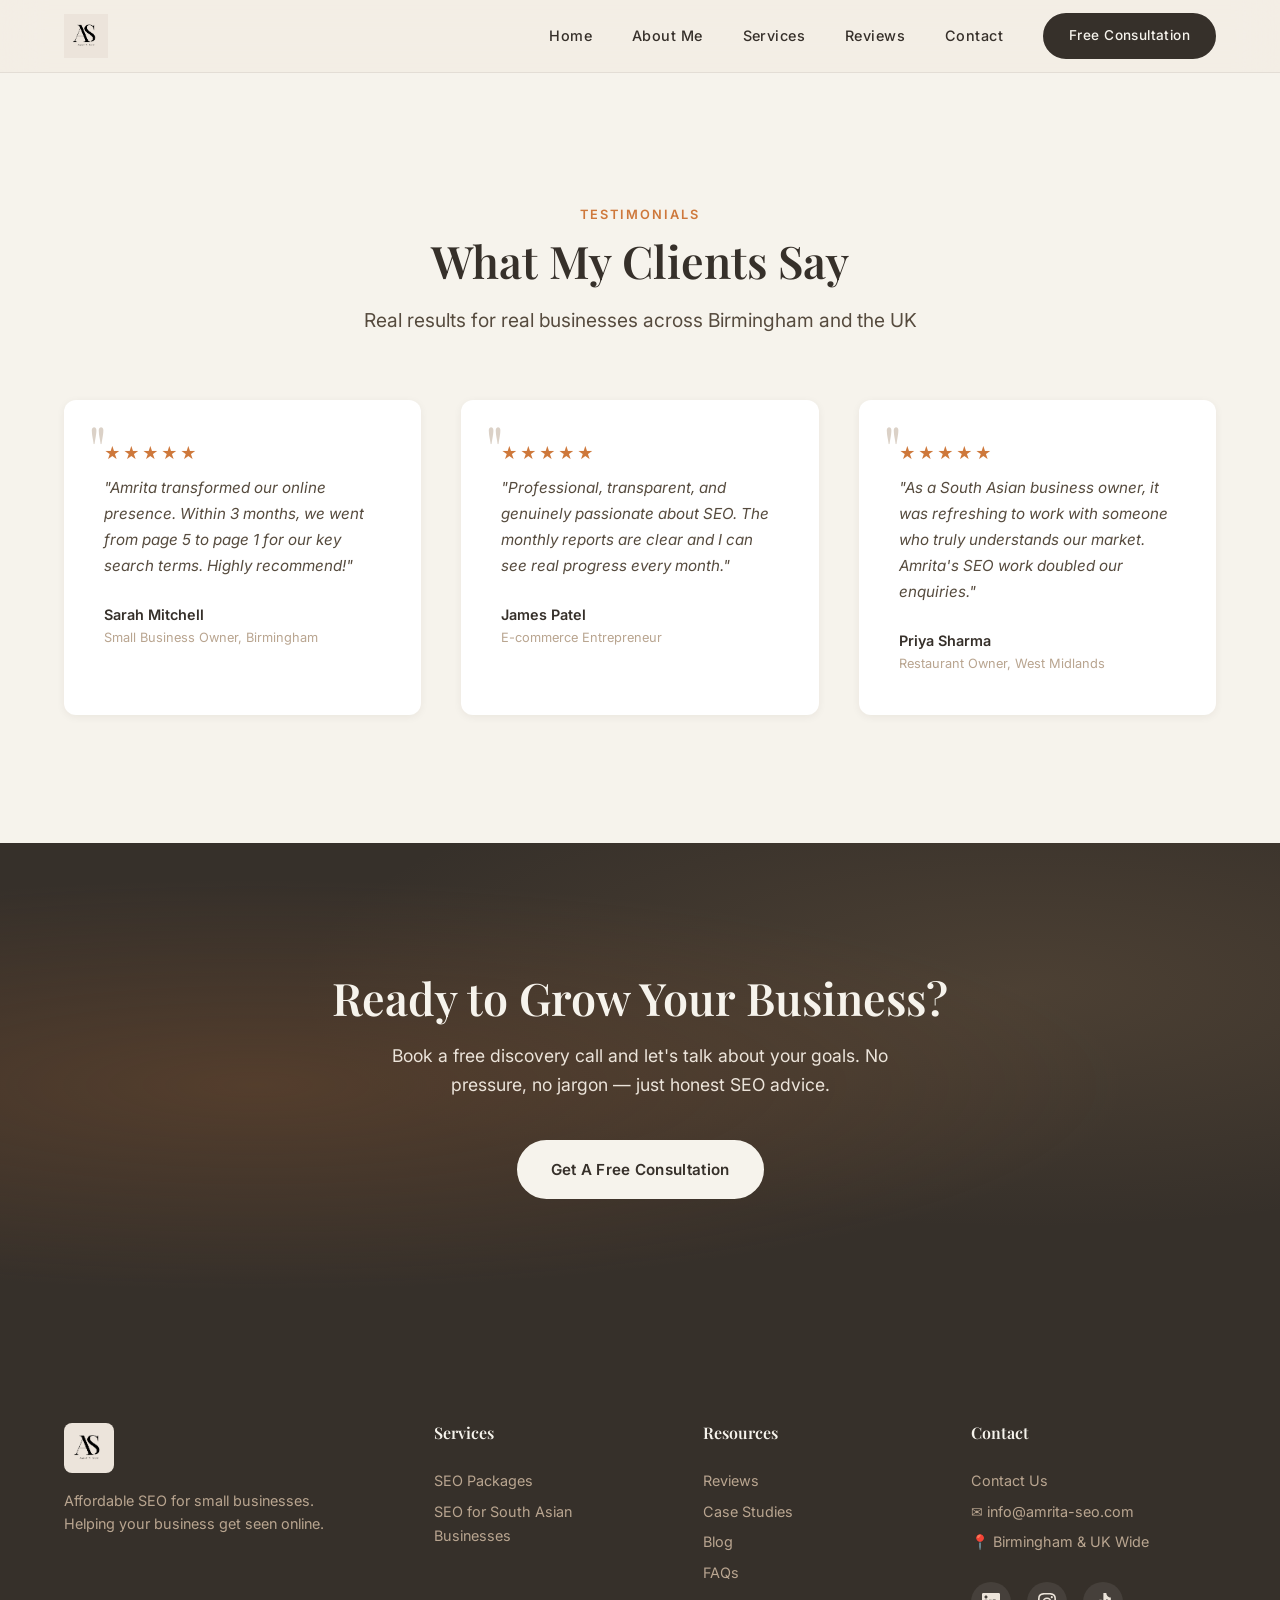
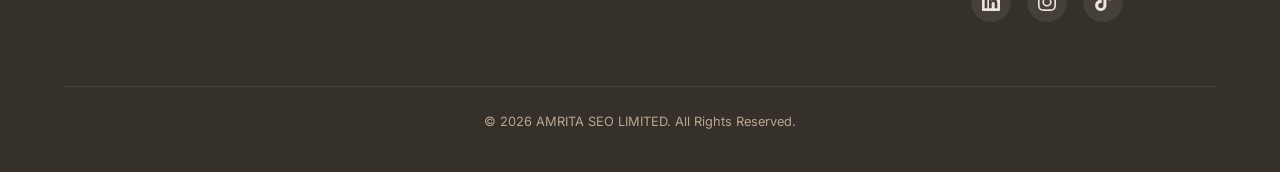
<file: reviews.html>
<!DOCTYPE html>
<html lang="en-GB">
<head>
  <meta charset="UTF-8">
  <meta name="viewport" content="width=device-width, initial-scale=1.0">
  <meta http-equiv="X-UA-Compatible" content="IE=edge">
  <title>Client Reviews | AMRITA SEO LIMITED</title>
  <link rel="stylesheet" href="styles.css">
  <link rel="icon" type="image/png" href="assets/images/logo.png">
</head>
<body>
  <a href="#main-content" class="skip-link">Skip to main content</a>
  <header class="site-header" id="site-header" role="banner">
    <div class="container header-inner">
      <a href="index.html" class="header-logo" aria-label="Amrita SEO — Home">
        <img src="assets/images/logo.png" alt="Amrita SEO Logo" width="44" height="44">
      </a>

      <nav class="header-nav" id="main-nav" role="navigation" aria-label="Main navigation">
        <a href="index.html">Home</a>
        <a href="about.html">About Me</a>
        <a href="services.html">Services</a>
        <a href="reviews.html">Reviews</a>
        <a href="contact.html">Contact</a>
        <div class="header-cta">
          <a href="contact.html" class="btn btn-primary">Free Consultation</a>
        </div>
      </nav>

      <button class="mobile-menu-btn" id="mobile-menu-btn" aria-label="Toggle navigation menu" aria-expanded="false" aria-controls="main-nav">
        <span></span><span></span><span></span>
      </button>
    </div>
  </header>

  <main id="main-content" role="main" style="padding-top: 72px;">
    <!-- REVIEWS -->
    <section class="section" id="reviews" aria-label="Client reviews">
      <div class="container">
        <div class="section-header reveal">
          <span class="section-label">Testimonials</span>
          <h2>What My Clients Say</h2>
          <p class="section-subtitle">Real results for real businesses across Birmingham and the UK</p>
        </div>
        <div class="testimonial-grid">
          <div class="testimonial-card reveal">
            <div class="stars" aria-label="5 out of 5 stars">★★★★★</div>
            <p class="testimonial-text">"Amrita transformed our online presence. Within 3 months, we went from page 5 to page 1 for our key search terms. Highly recommend!"</p>
            <p class="testimonial-author">Sarah Mitchell</p>
            <p class="testimonial-role">Small Business Owner, Birmingham</p>
          </div>
          <div class="testimonial-card reveal">
            <div class="stars" aria-label="5 out of 5 stars">★★★★★</div>
            <p class="testimonial-text">"Professional, transparent, and genuinely passionate about SEO. The monthly reports are clear and I can see real progress every month."</p>
            <p class="testimonial-author">James Patel</p>
            <p class="testimonial-role">E-commerce Entrepreneur</p>
          </div>
          <div class="testimonial-card reveal">
            <div class="stars" aria-label="5 out of 5 stars">★★★★★</div>
            <p class="testimonial-text">"As a South Asian business owner, it was refreshing to work with someone who truly understands our market. Amrita's SEO work doubled our enquiries."</p>
            <p class="testimonial-author">Priya Sharma</p>
            <p class="testimonial-role">Restaurant Owner, West Midlands</p>
          </div>
        </div>
      </div>
    </section>

    <!-- CTA BANNER -->
    <section class="cta-banner" aria-label="Call to action">
      <div class="container reveal">
        <h2>Ready to Grow Your Business?</h2>
        <p>Book a free discovery call and let's talk about your goals. No pressure, no jargon — just honest SEO advice.</p>
        <a href="#contact" class="btn btn-primary">Get A Free Consultation</a>
      </div>
    </section>

    
  </main>

  <footer class="site-footer" role="contentinfo">
    <div class="container">
      <div class="footer-grid">
        <div class="footer-brand">
          <img src="assets/images/logo.png" alt="Amrita SEO" width="50" height="50" style="border-radius:8px;">
          <p>Affordable SEO for small businesses. Helping your business get seen online.</p>
        </div>

        <div class="footer-col">
          <h4>Services</h4>
          <a href="services.html">SEO Packages</a>
          <a href="south-asian-seo.html">SEO for South Asian Businesses</a>
        </div>
        <div class="footer-col">
          <h4>Resources</h4>
          <a href="reviews.html">Reviews</a>
          <a href="case-studies.html">Case Studies</a>
          <a href="blogs.html">Blog</a>
          <a href="faq.html">FAQs</a>
        </div>
        <div class="footer-col">
          <h4>Contact</h4>
          <a href="contact.html">Contact Us</a>
          <a href="mailto:info@amrita-seo.com">✉ info@amrita-seo.com</a>
          <p style="font-size:0.9rem;color:var(--color-tan);padding:3px 0;">📍 Birmingham &amp; UK Wide</p>

          <div class="footer-social">
            <a href="https://www.linkedin.com/in/amrita-kalsi-93005b246" target="_blank" rel="noopener noreferrer" aria-label="LinkedIn">
              <svg width="18" height="18" viewBox="0 0 24 24" fill="currentColor"><path d="M20.447 20.452h-3.554v-5.569c0-1.328-.027-3.037-1.852-3.037-1.853 0-2.136 1.445-2.136 2.939v5.667H9.351V9h3.414v1.561h.046c.477-.9 1.637-1.85 3.37-1.85 3.601 0 4.267 2.37 4.267 5.455v6.286zM5.337 7.433c-1.144 0-2.063-.926-2.063-2.065 0-1.138.92-2.063 2.063-2.063 1.14 0 2.064.925 2.064 2.063 0 1.139-.925 2.065-2.064 2.065zm1.782 13.019H3.555V9h3.564v11.452zM22.225 0H1.771C.792 0 0 .774 0 1.729v20.542C0 23.227.792 24 1.771 24h20.451C23.2 24 24 23.227 24 22.271V1.729C24 .774 23.2 0 22.222 0h.003z"/></svg>
            </a>
            <a href="https://www.instagram.com/amritaseo" target="_blank" rel="noopener noreferrer" aria-label="Instagram">
              <svg width="18" height="18" viewBox="0 0 24 24" fill="currentColor"><path d="M12 2.163c3.204 0 3.584.012 4.85.07 3.252.148 4.771 1.691 4.919 4.919.058 1.265.069 1.645.069 4.849 0 3.205-.012 3.584-.069 4.849-.149 3.225-1.664 4.771-4.919 4.919-1.266.058-1.644.07-4.85.07-3.204 0-3.584-.012-4.849-.07-3.26-.149-4.771-1.699-4.919-4.92-.058-1.265-.07-1.644-.07-4.849 0-3.204.013-3.583.07-4.849.149-3.227 1.664-4.771 4.919-4.919 1.266-.057 1.645-.069 4.849-.069zM12 0C8.741 0 8.333.014 7.053.072 2.695.272.273 2.69.073 7.052.014 8.333 0 8.741 0 12c0 3.259.014 3.668.072 4.948.2 4.358 2.618 6.78 6.98 6.98C8.333 23.986 8.741 24 12 24c3.259 0 3.668-.014 4.948-.072 4.354-.2 6.782-2.618 6.979-6.98.059-1.28.073-1.689.073-4.948 0-3.259-.014-3.667-.072-4.947-.196-4.354-2.617-6.78-6.979-6.98C15.668.014 15.259 0 12 0zm0 5.838a6.162 6.162 0 100 12.324 6.162 6.162 0 000-12.324zM12 16a4 4 0 110-8 4 4 0 010 8zm6.406-11.845a1.44 1.44 0 100 2.881 1.44 1.44 0 000-2.881z"/></svg>
            </a>
            <a href="https://www.tiktok.com/@amritaseo" target="_blank" rel="noopener noreferrer" aria-label="TikTok">
              <svg width="18" height="18" viewBox="0 0 24 24" fill="currentColor"><path d="M12.525.02c1.31-.02 2.61-.01 3.91-.02.08 1.53.63 3.09 1.75 4.17 1.12 1.11 2.7 1.62 4.24 1.79v4.03c-1.44-.05-2.89-.35-4.2-.97-.57-.26-1.1-.59-1.62-.93-.01 2.92.01 5.84-.02 8.75-.08 1.4-.54 2.79-1.35 3.94-1.31 1.92-3.58 3.17-5.91 3.21-1.43.08-2.86-.31-4.08-1.03-2.02-1.19-3.44-3.37-3.65-5.71-.02-.5-.03-1-.01-1.49.18-1.9 1.12-3.72 2.58-4.96 1.66-1.44 3.98-2.13 6.15-1.72.02 1.48-.04 2.96-.04 4.44-.99-.32-2.15-.23-3.02.37-.63.41-1.11 1.04-1.36 1.75-.21.51-.15 1.07-.14 1.61.24 1.64 1.82 3.02 3.5 2.87 1.12-.01 2.19-.66 2.77-1.61.19-.33.4-.67.41-1.06.1-1.79.06-3.57.07-5.36.01-4.03-.01-8.05.02-12.07z"/></svg>
            </a>
          </div>
        </div>
      </div>
      <div class="footer-bottom">
        <p>© 2026 AMRITA SEO LIMITED. All Rights Reserved.</p>
      </div>
    </div>
  </footer>

  <script>
    const menuBtn = document.getElementById('mobile-menu-btn');
    const mainNav = document.getElementById('main-nav');
    menuBtn.addEventListener('click', () => {
      const isOpen = mainNav.classList.toggle('open');
      menuBtn.classList.toggle('active');
      menuBtn.setAttribute('aria-expanded', isOpen);
      document.body.style.overflow = isOpen ? 'hidden' : '';
    });
    const header = document.getElementById('site-header');
    window.addEventListener('scroll', () => {
      header.classList.toggle('scrolled', window.scrollY > 50);
    }, { passive: true });
    
    document.querySelectorAll('.accordion-header').forEach(button => {
      button.addEventListener('click', () => {
        const item = button.parentElement;
        const wasActive = item.classList.contains('active');
        document.querySelectorAll('.accordion-item').forEach(i => {
          i.classList.remove('active');
          i.querySelector('.accordion-header').setAttribute('aria-expanded', 'false');
        });
        if (!wasActive) {
          item.classList.add('active');
          button.setAttribute('aria-expanded', 'true');
        }
      });
    });

    const revealElements = document.querySelectorAll('.reveal');
    if(revealElements.length > 0) {
        const revealObserver = new IntersectionObserver((entries) => {
          entries.forEach(entry => {
            if (entry.isIntersecting) {
              entry.target.classList.add('visible');
              revealObserver.unobserve(entry.target);
            }
          });
        }, { threshold: 0.15, rootMargin: '0px 0px -40px 0px' });
        revealElements.forEach(el => revealObserver.observe(el));
    }
  </script>
</body>
</html>
</file>
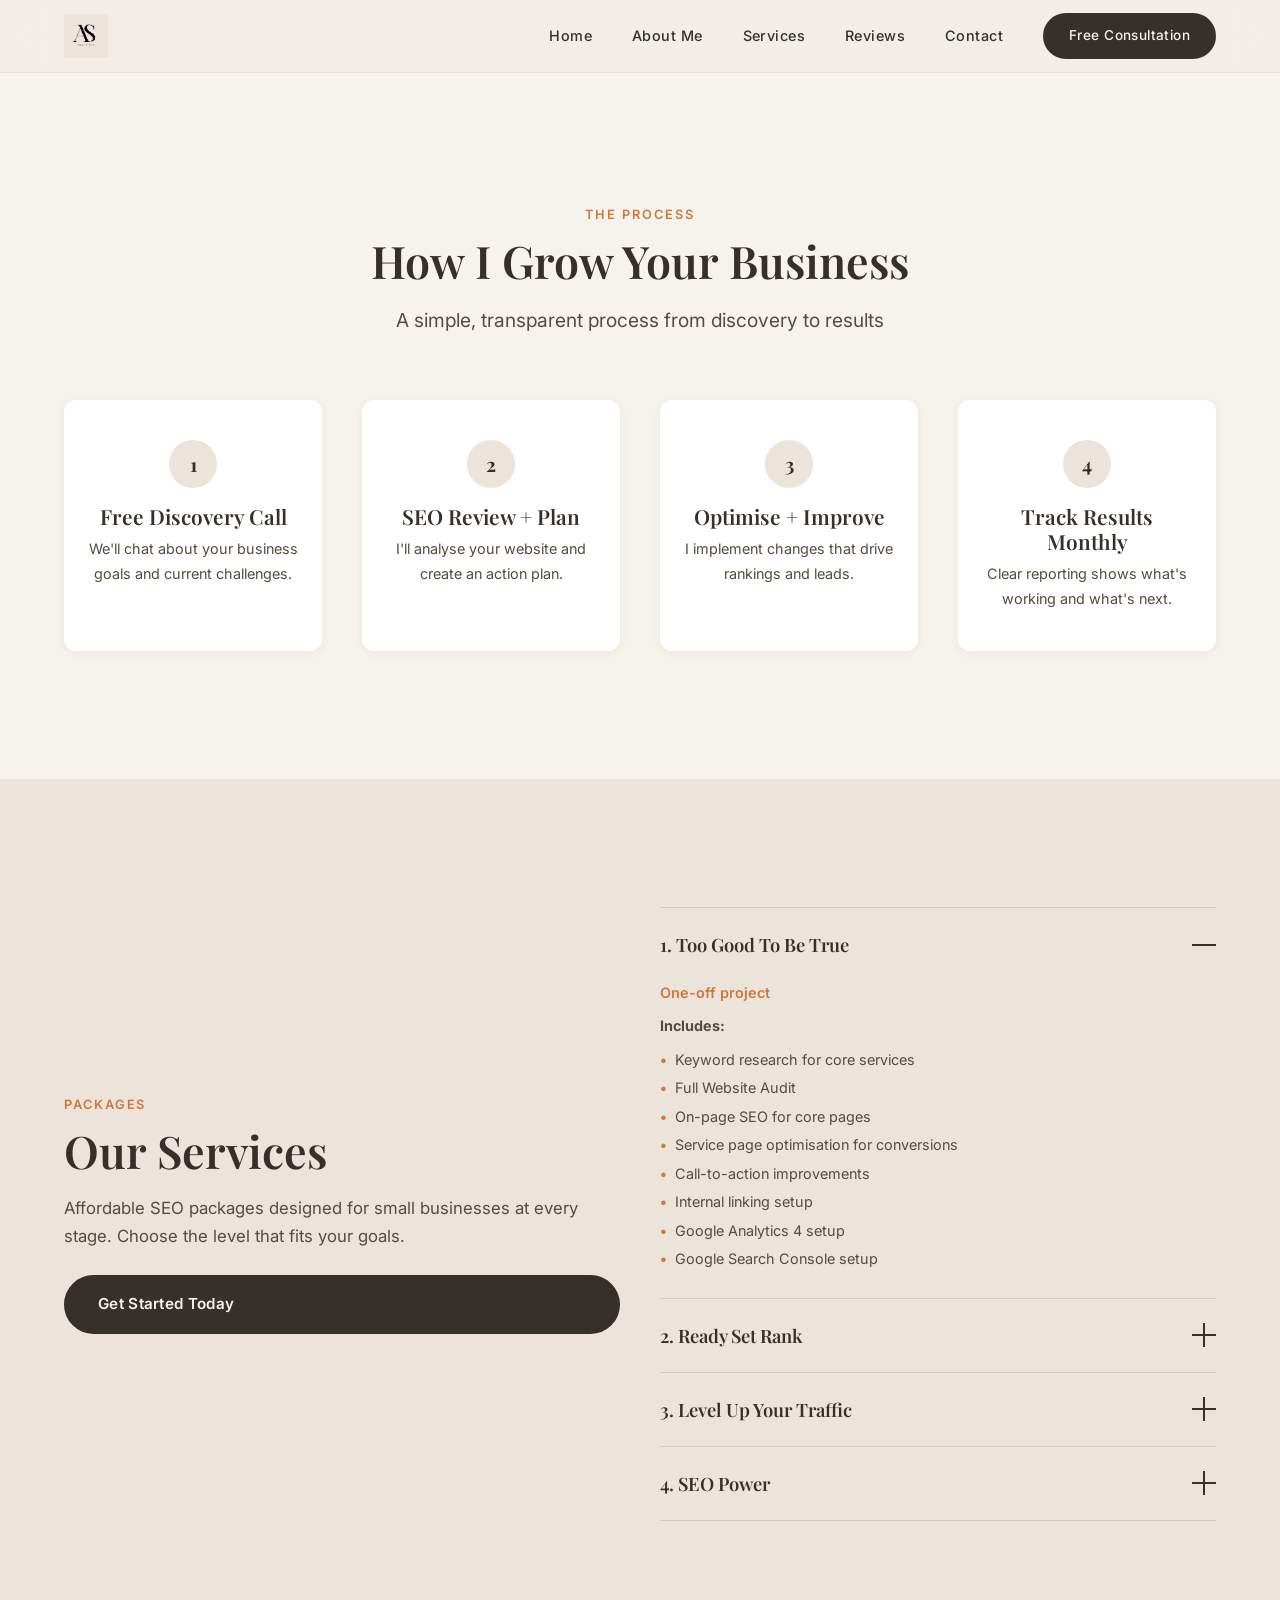
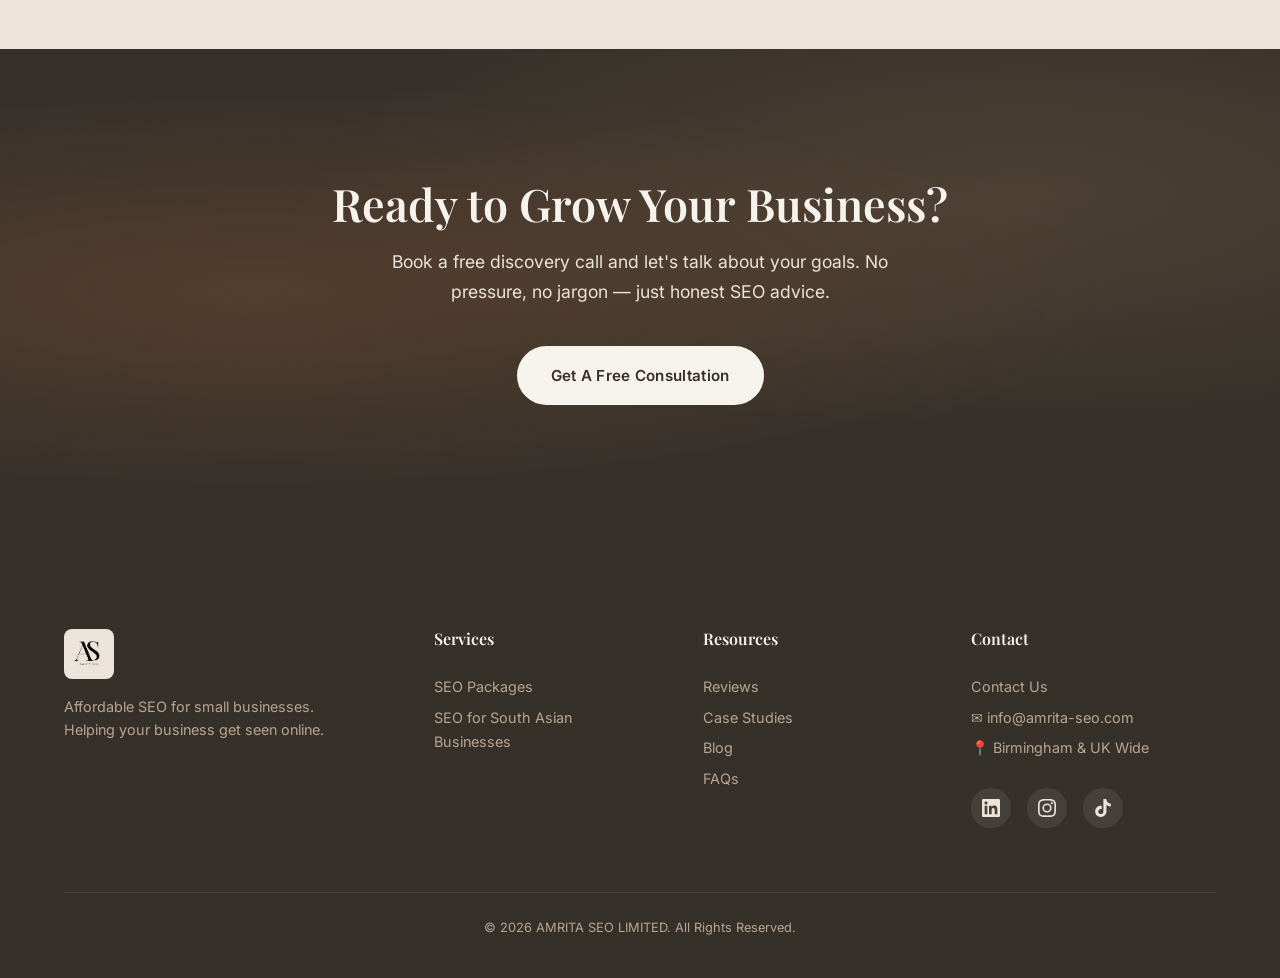
<file: services.html>
<!DOCTYPE html>
<html lang="en-GB">
<head>
  <meta charset="UTF-8">
  <meta name="viewport" content="width=device-width, initial-scale=1.0">
  <meta http-equiv="X-UA-Compatible" content="IE=edge">
  <title>SEO Packages | AMRITA SEO LIMITED</title>
  <link rel="stylesheet" href="styles.css">
  <link rel="icon" type="image/png" href="assets/images/logo.png">
</head>
<body>
  <a href="#main-content" class="skip-link">Skip to main content</a>
  <header class="site-header" id="site-header" role="banner">
    <div class="container header-inner">
      <a href="index.html" class="header-logo" aria-label="Amrita SEO — Home">
        <img src="assets/images/logo.png" alt="Amrita SEO Logo" width="44" height="44">
      </a>

      <nav class="header-nav" id="main-nav" role="navigation" aria-label="Main navigation">
        <a href="index.html">Home</a>
        <a href="about.html">About Me</a>
        <a href="services.html">Services</a>
        <a href="reviews.html">Reviews</a>
        <a href="contact.html">Contact</a>
        <div class="header-cta">
          <a href="contact.html" class="btn btn-primary">Free Consultation</a>
        </div>
      </nav>

      <button class="mobile-menu-btn" id="mobile-menu-btn" aria-label="Toggle navigation menu" aria-expanded="false" aria-controls="main-nav">
        <span></span><span></span><span></span>
      </button>
    </div>
  </header>

  <main id="main-content" role="main" style="padding-top: 72px;">
    <!-- HOW IT WORKS -->
    <section class="section" id="process" aria-label="How it works">
      <div class="container">
        <div class="section-header reveal">
          <span class="section-label">The Process</span>
          <h2>How I Grow Your Business</h2>
          <p class="section-subtitle">A simple, transparent process from discovery to results</p>
        </div>
        <div class="process-grid">
          <div class="process-card reveal">
            <span class="process-number">1</span>
            <h4>Free Discovery Call</h4>
            <p>We'll chat about your business goals and current challenges.</p>
          </div>
          <div class="process-card reveal">
            <span class="process-number">2</span>
            <h4>SEO Review + Plan</h4>
            <p>I'll analyse your website and create an action plan.</p>
          </div>
          <div class="process-card reveal">
            <span class="process-number">3</span>
            <h4>Optimise + Improve</h4>
            <p>I implement changes that drive rankings and leads.</p>
          </div>
          <div class="process-card reveal">
            <span class="process-number">4</span>
            <h4>Track Results Monthly</h4>
            <p>Clear reporting shows what's working and what's next.</p>
          </div>
        </div>
      </div>
    </section>

    <!-- SERVICES -->
    <section class="section bg-cream-dark" id="services" aria-label="Services and packages">
      <div class="container">
        <div class="services-grid">
          <div class="services-intro reveal">
            <span class="section-label">Packages</span>
            <h2>Our Services</h2>
            <p>Affordable SEO packages designed for small businesses at every stage. Choose the level that fits your goals.</p>
            <a href="#contact" class="btn btn-primary">Get Started Today</a>
          </div>
          <div class="accordion reveal" role="list">

            <!-- Package 1 -->
            <div class="accordion-item active" role="listitem">
              <button class="accordion-header" aria-expanded="true" id="accordion-btn-1" aria-controls="accordion-panel-1">
                <span>1. Too Good To Be True</span>
                <span class="accordion-icon" aria-hidden="true"></span>
              </button>
              <div class="accordion-body" id="accordion-panel-1" role="region" aria-labelledby="accordion-btn-1">
                <div class="accordion-content">
                  <p class="package-type">One-off project</p>
                  <p><strong>Includes:</strong></p>
                  <ul>
                    <li>Keyword research for core services</li>
                    <li>Full Website Audit</li>
                    <li>On-page SEO for core pages</li>
                    <li>Service page optimisation for conversions</li>
                    <li>Call-to-action improvements</li>
                    <li>Internal linking setup</li>
                    <li>Google Analytics 4 setup</li>
                    <li>Google Search Console setup</li>
                  </ul>
                </div>
              </div>
            </div>

            <!-- Package 2 -->
            <div class="accordion-item" role="listitem">
              <button class="accordion-header" aria-expanded="false" id="accordion-btn-2" aria-controls="accordion-panel-2">
                <span>2. Ready Set Rank</span>
                <span class="accordion-icon" aria-hidden="true"></span>
              </button>
              <div class="accordion-body" id="accordion-panel-2" role="region" aria-labelledby="accordion-btn-2">
                <div class="accordion-content">
                  <p class="package-type">Monthly Package</p>
                  <p><strong>Everything in Package 1, plus:</strong></p>
                  <ul>
                    <li>Full website on-page SEO optimisation</li>
                    <li>Google Business Profile optimisation</li>
                    <li>Local keyword targeting</li>
                    <li>Service &amp; location page improvements</li>
                    <li>Conversion improvements on contact pages</li>
                  </ul>
                </div>
              </div>
            </div>

            <!-- Package 3 -->
            <div class="accordion-item" role="listitem">
              <button class="accordion-header" aria-expanded="false" id="accordion-btn-3" aria-controls="accordion-panel-3">
                <span>3. Level Up Your Traffic</span>
                <span class="accordion-icon" aria-hidden="true"></span>
              </button>
              <div class="accordion-body" id="accordion-panel-3" role="region" aria-labelledby="accordion-btn-3">
                <div class="accordion-content">
                  <p class="package-type">Monthly Package</p>
                  <p><strong>Everything in Packages 1 &amp; 2, plus:</strong></p>
                  <ul>
                    <li>Competitor research &amp; strategy</li>
                    <li>2 SEO blog articles per month</li>
                    <li>2 location or service expansion pages</li>
                    <li>Conversion optimisation improvements</li>
                    <li>FAQ &amp; customer intent content</li>
                    <li>Internal linking strategy expansion</li>
                  </ul>
                </div>
              </div>
            </div>

            <!-- Package 4 -->
            <div class="accordion-item" role="listitem">
              <button class="accordion-header" aria-expanded="false" id="accordion-btn-4" aria-controls="accordion-panel-4">
                <span>4. SEO Power</span>
                <span class="accordion-icon" aria-hidden="true"></span>
              </button>
              <div class="accordion-body" id="accordion-panel-4" role="region" aria-labelledby="accordion-btn-4">
                <div class="accordion-content">
                  <p class="package-type">Premium Monthly Package</p>
                  <p><strong>The ultimate growth package — everything above, plus:</strong></p>
                  <ul>
                    <li>Full technical SEO audit &amp; fixes</li>
                    <li>Advanced competitor analysis</li>
                    <li>4 SEO blog articles per month</li>
                    <li>4 location/service expansion pages</li>
                    <li>Link building outreach</li>
                    <li>Dedicated strategy calls</li>
                  </ul>
                </div>
              </div>
            </div>
          </div>
        </div>
      </div>
    </section>

    <!-- CTA BANNER -->
    <section class="cta-banner" aria-label="Call to action">
      <div class="container reveal">
        <h2>Ready to Grow Your Business?</h2>
        <p>Book a free discovery call and let's talk about your goals. No pressure, no jargon — just honest SEO advice.</p>
        <a href="#contact" class="btn btn-primary">Get A Free Consultation</a>
      </div>
    </section>

    
  </main>

  <footer class="site-footer" role="contentinfo">
    <div class="container">
      <div class="footer-grid">
        <div class="footer-brand">
          <img src="assets/images/logo.png" alt="Amrita SEO" width="50" height="50" style="border-radius:8px;">
          <p>Affordable SEO for small businesses. Helping your business get seen online.</p>
        </div>

        <div class="footer-col">
          <h4>Services</h4>
          <a href="services.html">SEO Packages</a>
          <a href="south-asian-seo.html">SEO for South Asian Businesses</a>
        </div>
        <div class="footer-col">
          <h4>Resources</h4>
          <a href="reviews.html">Reviews</a>
          <a href="case-studies.html">Case Studies</a>
          <a href="blogs.html">Blog</a>
          <a href="faq.html">FAQs</a>
        </div>
        <div class="footer-col">
          <h4>Contact</h4>
          <a href="contact.html">Contact Us</a>
          <a href="mailto:info@amrita-seo.com">✉ info@amrita-seo.com</a>
          <p style="font-size:0.9rem;color:var(--color-tan);padding:3px 0;">📍 Birmingham &amp; UK Wide</p>

          <div class="footer-social">
            <a href="https://www.linkedin.com/in/amrita-kalsi-93005b246" target="_blank" rel="noopener noreferrer" aria-label="LinkedIn">
              <svg width="18" height="18" viewBox="0 0 24 24" fill="currentColor"><path d="M20.447 20.452h-3.554v-5.569c0-1.328-.027-3.037-1.852-3.037-1.853 0-2.136 1.445-2.136 2.939v5.667H9.351V9h3.414v1.561h.046c.477-.9 1.637-1.85 3.37-1.85 3.601 0 4.267 2.37 4.267 5.455v6.286zM5.337 7.433c-1.144 0-2.063-.926-2.063-2.065 0-1.138.92-2.063 2.063-2.063 1.14 0 2.064.925 2.064 2.063 0 1.139-.925 2.065-2.064 2.065zm1.782 13.019H3.555V9h3.564v11.452zM22.225 0H1.771C.792 0 0 .774 0 1.729v20.542C0 23.227.792 24 1.771 24h20.451C23.2 24 24 23.227 24 22.271V1.729C24 .774 23.2 0 22.222 0h.003z"/></svg>
            </a>
            <a href="https://www.instagram.com/amritaseo" target="_blank" rel="noopener noreferrer" aria-label="Instagram">
              <svg width="18" height="18" viewBox="0 0 24 24" fill="currentColor"><path d="M12 2.163c3.204 0 3.584.012 4.85.07 3.252.148 4.771 1.691 4.919 4.919.058 1.265.069 1.645.069 4.849 0 3.205-.012 3.584-.069 4.849-.149 3.225-1.664 4.771-4.919 4.919-1.266.058-1.644.07-4.85.07-3.204 0-3.584-.012-4.849-.07-3.26-.149-4.771-1.699-4.919-4.92-.058-1.265-.07-1.644-.07-4.849 0-3.204.013-3.583.07-4.849.149-3.227 1.664-4.771 4.919-4.919 1.266-.057 1.645-.069 4.849-.069zM12 0C8.741 0 8.333.014 7.053.072 2.695.272.273 2.69.073 7.052.014 8.333 0 8.741 0 12c0 3.259.014 3.668.072 4.948.2 4.358 2.618 6.78 6.98 6.98C8.333 23.986 8.741 24 12 24c3.259 0 3.668-.014 4.948-.072 4.354-.2 6.782-2.618 6.979-6.98.059-1.28.073-1.689.073-4.948 0-3.259-.014-3.667-.072-4.947-.196-4.354-2.617-6.78-6.979-6.98C15.668.014 15.259 0 12 0zm0 5.838a6.162 6.162 0 100 12.324 6.162 6.162 0 000-12.324zM12 16a4 4 0 110-8 4 4 0 010 8zm6.406-11.845a1.44 1.44 0 100 2.881 1.44 1.44 0 000-2.881z"/></svg>
            </a>
            <a href="https://www.tiktok.com/@amritaseo" target="_blank" rel="noopener noreferrer" aria-label="TikTok">
              <svg width="18" height="18" viewBox="0 0 24 24" fill="currentColor"><path d="M12.525.02c1.31-.02 2.61-.01 3.91-.02.08 1.53.63 3.09 1.75 4.17 1.12 1.11 2.7 1.62 4.24 1.79v4.03c-1.44-.05-2.89-.35-4.2-.97-.57-.26-1.1-.59-1.62-.93-.01 2.92.01 5.84-.02 8.75-.08 1.4-.54 2.79-1.35 3.94-1.31 1.92-3.58 3.17-5.91 3.21-1.43.08-2.86-.31-4.08-1.03-2.02-1.19-3.44-3.37-3.65-5.71-.02-.5-.03-1-.01-1.49.18-1.9 1.12-3.72 2.58-4.96 1.66-1.44 3.98-2.13 6.15-1.72.02 1.48-.04 2.96-.04 4.44-.99-.32-2.15-.23-3.02.37-.63.41-1.11 1.04-1.36 1.75-.21.51-.15 1.07-.14 1.61.24 1.64 1.82 3.02 3.5 2.87 1.12-.01 2.19-.66 2.77-1.61.19-.33.4-.67.41-1.06.1-1.79.06-3.57.07-5.36.01-4.03-.01-8.05.02-12.07z"/></svg>
            </a>
          </div>
        </div>
      </div>
      <div class="footer-bottom">
        <p>© 2026 AMRITA SEO LIMITED. All Rights Reserved.</p>
      </div>
    </div>
  </footer>

  <script>
    const menuBtn = document.getElementById('mobile-menu-btn');
    const mainNav = document.getElementById('main-nav');
    menuBtn.addEventListener('click', () => {
      const isOpen = mainNav.classList.toggle('open');
      menuBtn.classList.toggle('active');
      menuBtn.setAttribute('aria-expanded', isOpen);
      document.body.style.overflow = isOpen ? 'hidden' : '';
    });
    const header = document.getElementById('site-header');
    window.addEventListener('scroll', () => {
      header.classList.toggle('scrolled', window.scrollY > 50);
    }, { passive: true });
    
    document.querySelectorAll('.accordion-header').forEach(button => {
      button.addEventListener('click', () => {
        const item = button.parentElement;
        const wasActive = item.classList.contains('active');
        document.querySelectorAll('.accordion-item').forEach(i => {
          i.classList.remove('active');
          i.querySelector('.accordion-header').setAttribute('aria-expanded', 'false');
        });
        if (!wasActive) {
          item.classList.add('active');
          button.setAttribute('aria-expanded', 'true');
        }
      });
    });

    const revealElements = document.querySelectorAll('.reveal');
    if(revealElements.length > 0) {
        const revealObserver = new IntersectionObserver((entries) => {
          entries.forEach(entry => {
            if (entry.isIntersecting) {
              entry.target.classList.add('visible');
              revealObserver.unobserve(entry.target);
            }
          });
        }, { threshold: 0.15, rootMargin: '0px 0px -40px 0px' });
        revealElements.forEach(el => revealObserver.observe(el));
    }
  </script>
</body>
</html>
</file>
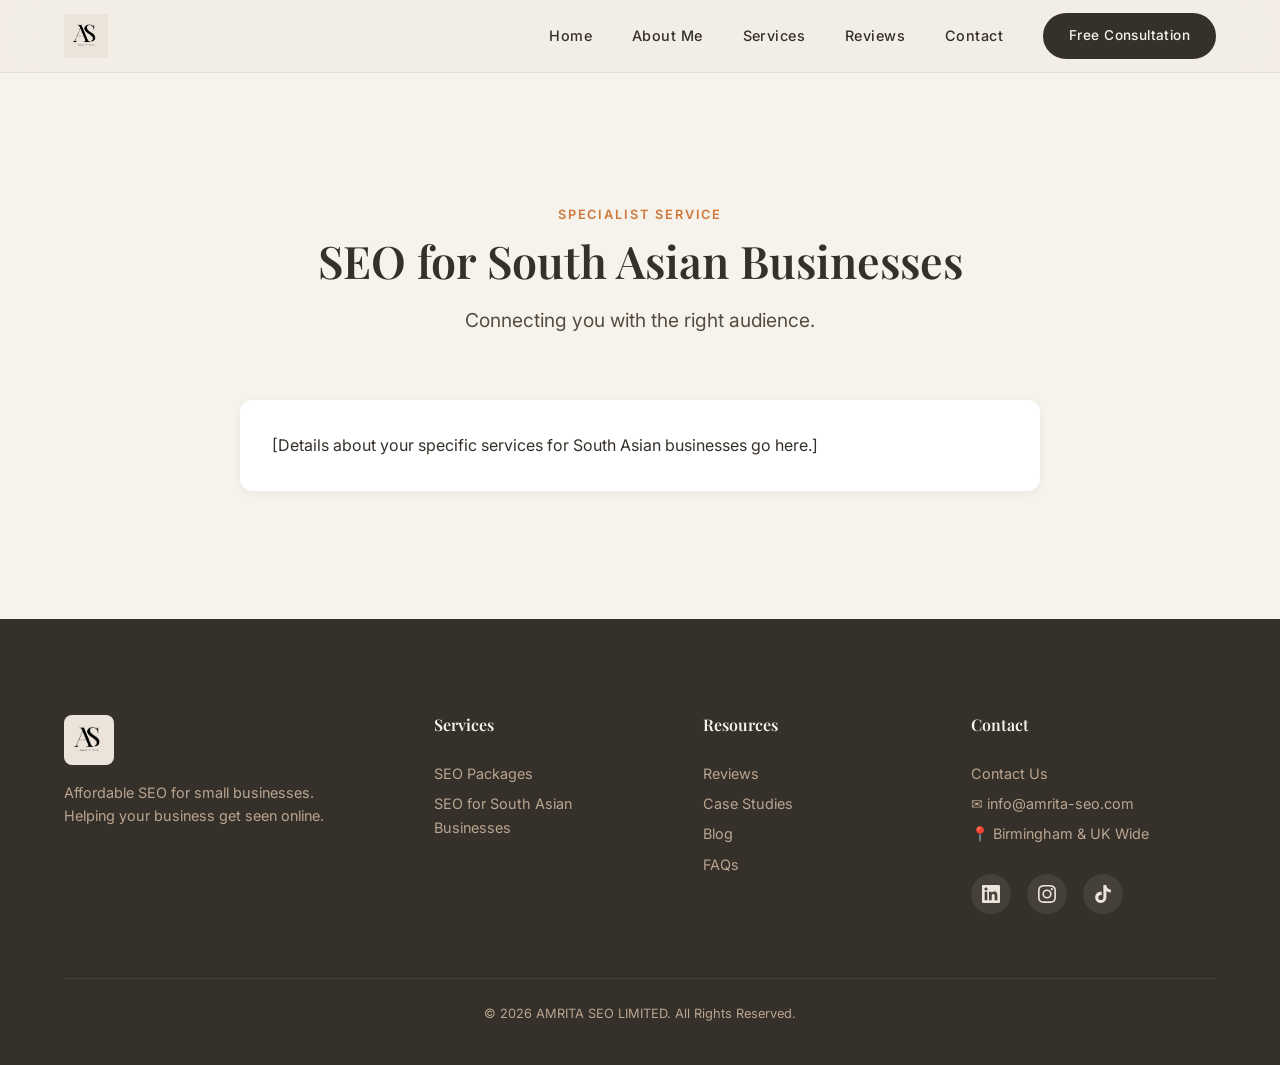
<file: south-asian-seo.html>
<!DOCTYPE html>
<html lang="en-GB">
<head>
  <meta charset="UTF-8">
  <meta name="viewport" content="width=device-width, initial-scale=1.0">
  <meta http-equiv="X-UA-Compatible" content="IE=edge">
  <title>SEO for South Asian Businesses | AMRITA SEO LIMITED</title>
  <link rel="stylesheet" href="styles.css">
  <link rel="icon" type="image/png" href="assets/images/logo.png">
</head>
<body>
  <a href="#main-content" class="skip-link">Skip to main content</a>
  <header class="site-header" id="site-header" role="banner">
    <div class="container header-inner">
      <a href="index.html" class="header-logo" aria-label="Amrita SEO — Home">
        <img src="assets/images/logo.png" alt="Amrita SEO Logo" width="44" height="44">
      </a>

      <nav class="header-nav" id="main-nav" role="navigation" aria-label="Main navigation">
        <a href="index.html">Home</a>
        <a href="about.html">About Me</a>
        <a href="services.html">Services</a>
        <a href="reviews.html">Reviews</a>
        <a href="contact.html">Contact</a>
        <div class="header-cta">
          <a href="contact.html" class="btn btn-primary">Free Consultation</a>
        </div>
      </nav>

      <button class="mobile-menu-btn" id="mobile-menu-btn" aria-label="Toggle navigation menu" aria-expanded="false" aria-controls="main-nav">
        <span></span><span></span><span></span>
      </button>
    </div>
  </header>

  <main id="main-content" role="main" style="padding-top: 72px;">
    
    <section class="section" aria-label="South Asian SEO">
      <div class="container">
        <div class="section-header reveal">
          <span class="section-label">Specialist Service</span>
          <h2>SEO for South Asian Businesses</h2>
          <p class="section-subtitle">Connecting you with the right audience.</p>
        </div>
        <div style="max-width: 800px; margin: 0 auto; padding: 2rem; background: var(--color-white); border-radius: var(--border-radius); box-shadow: var(--shadow-sm);" class="reveal">
          <p>[Details about your specific services for South Asian businesses go here.]</p>
        </div>
      </div>
    </section>
    
  </main>

  <footer class="site-footer" role="contentinfo">
    <div class="container">
      <div class="footer-grid">
        <div class="footer-brand">
          <img src="assets/images/logo.png" alt="Amrita SEO" width="50" height="50" style="border-radius:8px;">
          <p>Affordable SEO for small businesses. Helping your business get seen online.</p>
        </div>

        <div class="footer-col">
          <h4>Services</h4>
          <a href="services.html">SEO Packages</a>
          <a href="south-asian-seo.html">SEO for South Asian Businesses</a>
        </div>
        <div class="footer-col">
          <h4>Resources</h4>
          <a href="reviews.html">Reviews</a>
          <a href="case-studies.html">Case Studies</a>
          <a href="blogs.html">Blog</a>
          <a href="faq.html">FAQs</a>
        </div>
        <div class="footer-col">
          <h4>Contact</h4>
          <a href="contact.html">Contact Us</a>
          <a href="mailto:info@amrita-seo.com">✉ info@amrita-seo.com</a>
          <p style="font-size:0.9rem;color:var(--color-tan);padding:3px 0;">📍 Birmingham &amp; UK Wide</p>

          <div class="footer-social">
            <a href="https://www.linkedin.com/in/amrita-kalsi-93005b246" target="_blank" rel="noopener noreferrer" aria-label="LinkedIn">
              <svg width="18" height="18" viewBox="0 0 24 24" fill="currentColor"><path d="M20.447 20.452h-3.554v-5.569c0-1.328-.027-3.037-1.852-3.037-1.853 0-2.136 1.445-2.136 2.939v5.667H9.351V9h3.414v1.561h.046c.477-.9 1.637-1.85 3.37-1.85 3.601 0 4.267 2.37 4.267 5.455v6.286zM5.337 7.433c-1.144 0-2.063-.926-2.063-2.065 0-1.138.92-2.063 2.063-2.063 1.14 0 2.064.925 2.064 2.063 0 1.139-.925 2.065-2.064 2.065zm1.782 13.019H3.555V9h3.564v11.452zM22.225 0H1.771C.792 0 0 .774 0 1.729v20.542C0 23.227.792 24 1.771 24h20.451C23.2 24 24 23.227 24 22.271V1.729C24 .774 23.2 0 22.222 0h.003z"/></svg>
            </a>
            <a href="https://www.instagram.com/amritaseo" target="_blank" rel="noopener noreferrer" aria-label="Instagram">
              <svg width="18" height="18" viewBox="0 0 24 24" fill="currentColor"><path d="M12 2.163c3.204 0 3.584.012 4.85.07 3.252.148 4.771 1.691 4.919 4.919.058 1.265.069 1.645.069 4.849 0 3.205-.012 3.584-.069 4.849-.149 3.225-1.664 4.771-4.919 4.919-1.266.058-1.644.07-4.85.07-3.204 0-3.584-.012-4.849-.07-3.26-.149-4.771-1.699-4.919-4.92-.058-1.265-.07-1.644-.07-4.849 0-3.204.013-3.583.07-4.849.149-3.227 1.664-4.771 4.919-4.919 1.266-.057 1.645-.069 4.849-.069zM12 0C8.741 0 8.333.014 7.053.072 2.695.272.273 2.69.073 7.052.014 8.333 0 8.741 0 12c0 3.259.014 3.668.072 4.948.2 4.358 2.618 6.78 6.98 6.98C8.333 23.986 8.741 24 12 24c3.259 0 3.668-.014 4.948-.072 4.354-.2 6.782-2.618 6.979-6.98.059-1.28.073-1.689.073-4.948 0-3.259-.014-3.667-.072-4.947-.196-4.354-2.617-6.78-6.979-6.98C15.668.014 15.259 0 12 0zm0 5.838a6.162 6.162 0 100 12.324 6.162 6.162 0 000-12.324zM12 16a4 4 0 110-8 4 4 0 010 8zm6.406-11.845a1.44 1.44 0 100 2.881 1.44 1.44 0 000-2.881z"/></svg>
            </a>
            <a href="https://www.tiktok.com/@amritaseo" target="_blank" rel="noopener noreferrer" aria-label="TikTok">
              <svg width="18" height="18" viewBox="0 0 24 24" fill="currentColor"><path d="M12.525.02c1.31-.02 2.61-.01 3.91-.02.08 1.53.63 3.09 1.75 4.17 1.12 1.11 2.7 1.62 4.24 1.79v4.03c-1.44-.05-2.89-.35-4.2-.97-.57-.26-1.1-.59-1.62-.93-.01 2.92.01 5.84-.02 8.75-.08 1.4-.54 2.79-1.35 3.94-1.31 1.92-3.58 3.17-5.91 3.21-1.43.08-2.86-.31-4.08-1.03-2.02-1.19-3.44-3.37-3.65-5.71-.02-.5-.03-1-.01-1.49.18-1.9 1.12-3.72 2.58-4.96 1.66-1.44 3.98-2.13 6.15-1.72.02 1.48-.04 2.96-.04 4.44-.99-.32-2.15-.23-3.02.37-.63.41-1.11 1.04-1.36 1.75-.21.51-.15 1.07-.14 1.61.24 1.64 1.82 3.02 3.5 2.87 1.12-.01 2.19-.66 2.77-1.61.19-.33.4-.67.41-1.06.1-1.79.06-3.57.07-5.36.01-4.03-.01-8.05.02-12.07z"/></svg>
            </a>
          </div>
        </div>
      </div>
      <div class="footer-bottom">
        <p>© 2026 AMRITA SEO LIMITED. All Rights Reserved.</p>
      </div>
    </div>
  </footer>

  <script>
    const menuBtn = document.getElementById('mobile-menu-btn');
    const mainNav = document.getElementById('main-nav');
    menuBtn.addEventListener('click', () => {
      const isOpen = mainNav.classList.toggle('open');
      menuBtn.classList.toggle('active');
      menuBtn.setAttribute('aria-expanded', isOpen);
      document.body.style.overflow = isOpen ? 'hidden' : '';
    });
    const header = document.getElementById('site-header');
    window.addEventListener('scroll', () => {
      header.classList.toggle('scrolled', window.scrollY > 50);
    }, { passive: true });
    
    document.querySelectorAll('.accordion-header').forEach(button => {
      button.addEventListener('click', () => {
        const item = button.parentElement;
        const wasActive = item.classList.contains('active');
        document.querySelectorAll('.accordion-item').forEach(i => {
          i.classList.remove('active');
          i.querySelector('.accordion-header').setAttribute('aria-expanded', 'false');
        });
        if (!wasActive) {
          item.classList.add('active');
          button.setAttribute('aria-expanded', 'true');
        }
      });
    });

    const revealElements = document.querySelectorAll('.reveal');
    if(revealElements.length > 0) {
        const revealObserver = new IntersectionObserver((entries) => {
          entries.forEach(entry => {
            if (entry.isIntersecting) {
              entry.target.classList.add('visible');
              revealObserver.unobserve(entry.target);
            }
          });
        }, { threshold: 0.15, rootMargin: '0px 0px -40px 0px' });
        revealElements.forEach(el => revealObserver.observe(el));
    }
  </script>
</body>
</html>
</file>
<file: styles.css>
/* ============================================
   AMRITA SEO — Design System & Styles
   ============================================ */

/* --- Google Fonts --- */
@import url('https://fonts.googleapis.com/css2?family=Playfair+Display:ital,wght@0,400;0,500;0,600;0,700;1,400&family=Inter:wght@300;400;500;600;700&display=swap');

/* --- Design Tokens --- */
:root {
  /* Colour Palette — warm, professional tones */
  --color-cream:       hsl(42, 36%, 94.5%);
  --color-cream-dark:  hsl(33, 32%, 89%);
  --color-tan:         hsl(31, 23%, 64.5%);
  --color-brown:       hsl(32, 16%, 29%);
  --color-brown-dark:  hsl(30, 12.5%, 18.8%);
  --color-white:       #fff;
  --color-accent:      hsl(25, 60%, 52%);
  --color-accent-soft: hsl(25, 50%, 62%);

  /* Typography */
  --font-heading: 'Playfair Display', Georgia, serif;
  --font-body:    'Inter', -apple-system, BlinkMacSystemFont, sans-serif;

  /* Spacing */
  --space-xs:  0.5rem;
  --space-sm:  1rem;
  --space-md:  1.5rem;
  --space-lg:  2.5rem;
  --space-xl:  4rem;
  --space-2xl: 6rem;
  --space-3xl: 8rem;

  /* Layout */
  --max-width: 1200px;
  --border-radius: 12px;

  /* Shadows */
  --shadow-sm: 0 2px 8px rgba(48,30,15,0.06);
  --shadow-md: 0 8px 30px rgba(48,30,15,0.1);
  --shadow-lg: 0 20px 60px rgba(48,30,15,0.12);

  /* Transitions */
  --ease-out: cubic-bezier(0.16, 1, 0.3, 1);
  --transition-fast: 0.2s var(--ease-out);
  --transition-mid:  0.4s var(--ease-out);
  --transition-slow: 0.6s var(--ease-out);
}

/* --- Reset & Base --- */
*, *::before, *::after {
  box-sizing: border-box;
  margin: 0;
  padding: 0;
}

html {
  scroll-behavior: smooth;
  -webkit-font-smoothing: antialiased;
  -moz-osx-font-smoothing: grayscale;
}

body {
  font-family: var(--font-body);
  font-size: 1rem;
  line-height: 1.7;
  color: var(--color-brown-dark);
  background-color: var(--color-cream);
  overflow-x: hidden;
}

a {
  color: inherit;
  text-decoration: none;
  transition: color var(--transition-fast);
}

img {
  max-width: 100%;
  height: auto;
  display: block;
}

ul, ol { list-style: none; }

/* --- Skip Link --- */
.skip-link {
  position: absolute;
  top: -100%;
  left: var(--space-sm);
  background: var(--color-brown-dark);
  color: var(--color-cream);
  padding: var(--space-xs) var(--space-sm);
  border-radius: var(--border-radius);
  z-index: 10000;
  font-weight: 600;
  transition: top var(--transition-fast);
}
.skip-link:focus {
  top: var(--space-sm);
}

/* --- Container --- */
.container {
  width: 100%;
  max-width: var(--max-width);
  margin: 0 auto;
  padding: 0 var(--space-md);
}

/* --- Typography --- */
h1, h2, h3, h4 {
  font-family: var(--font-heading);
  font-weight: 600;
  line-height: 1.2;
  color: var(--color-brown-dark);
}

h1 { font-size: clamp(2.2rem, 5vw, 3.5rem); }
h2 { font-size: clamp(1.8rem, 4vw, 2.8rem); }
h3 { font-size: clamp(1.3rem, 2.5vw, 1.6rem); }
h4 { font-size: clamp(1.1rem, 2vw, 1.3rem); }

.section-subtitle {
  font-family: var(--font-body);
  font-size: clamp(1rem, 1.8vw, 1.2rem);
  font-weight: 400;
  color: var(--color-brown);
  max-width: 640px;
  margin: 0 auto;
}

/* --- Buttons --- */
.btn {
  display: inline-flex;
  align-items: center;
  gap: 0.5rem;
  padding: 0.9rem 2rem;
  font-family: var(--font-body);
  font-size: 0.95rem;
  font-weight: 600;
  border-radius: 50px;
  border: 2px solid transparent;
  cursor: pointer;
  transition: all var(--transition-mid);
  text-align: center;
  letter-spacing: 0.02em;
}

.btn-primary {
  background: var(--color-brown-dark);
  color: var(--color-cream);
  border-color: var(--color-brown-dark);
}
.btn-primary:hover {
  background: transparent;
  color: var(--color-brown-dark);
  transform: translateY(-2px);
  box-shadow: var(--shadow-md);
}

.btn-secondary {
  background: transparent;
  color: var(--color-brown-dark);
  border-color: var(--color-brown-dark);
}
.btn-secondary:hover {
  background: var(--color-brown-dark);
  color: var(--color-cream);
  transform: translateY(-2px);
  box-shadow: var(--shadow-md);
}

/* ============================================
   HEADER / NAVIGATION
   ============================================ */
.site-header {
  position: fixed;
  top: 0;
  left: 0;
  right: 0;
  z-index: 1000;
  background: rgba(242, 237, 228, 0.85);
  backdrop-filter: blur(20px);
  -webkit-backdrop-filter: blur(20px);
  border-bottom: 1px solid rgba(48,30,15,0.08);
  transition: background var(--transition-mid), box-shadow var(--transition-mid);
}

.site-header.scrolled {
  background: rgba(242, 237, 228, 0.95);
  box-shadow: var(--shadow-sm);
}

.header-inner {
  display: flex;
  align-items: center;
  justify-content: space-between;
  height: 72px;
}

.header-logo img {
  height: 44px;
  width: auto;
}

.header-nav {
  display: flex;
  align-items: center;
  gap: var(--space-lg);
}

.header-nav a {
  font-size: 0.9rem;
  font-weight: 500;
  letter-spacing: 0.03em;
  position: relative;
  padding: 4px 0;
}

.header-nav a::after {
  content: '';
  position: absolute;
  bottom: 0;
  left: 0;
  width: 0;
  height: 2px;
  background: var(--color-accent);
  transition: width var(--transition-mid);
}

.header-nav a:hover::after,
.header-nav a:focus::after {
  width: 100%;
}

.header-cta .btn {
  padding: 0.6rem 1.5rem;
  font-size: 0.85rem;
}

/* Mobile menu toggle */
.mobile-menu-btn {
  display: none;
  background: none;
  border: none;
  cursor: pointer;
  padding: 8px;
  position: relative;
  width: 32px;
  height: 32px;
}

.mobile-menu-btn span {
  display: block;
  width: 22px;
  height: 2px;
  background: var(--color-brown-dark);
  transition: all var(--transition-fast);
  position: absolute;
  left: 5px;
}
.mobile-menu-btn span:nth-child(1) { top: 8px; }
.mobile-menu-btn span:nth-child(2) { top: 15px; }
.mobile-menu-btn span:nth-child(3) { top: 22px; }

.mobile-menu-btn.active span:nth-child(1) {
  top: 15px;
  transform: rotate(45deg);
}
.mobile-menu-btn.active span:nth-child(2) { opacity: 0; }
.mobile-menu-btn.active span:nth-child(3) {
  top: 15px;
  transform: rotate(-45deg);
}

/* ============================================
   HERO SECTION
   ============================================ */
.hero {
  position: relative;
  min-height: 100vh;
  display: flex;
  align-items: center;
  justify-content: center;
  text-align: center;
  padding: calc(72px + var(--space-2xl)) var(--space-md) var(--space-2xl);
  overflow: hidden;
}

.hero-bg {
  position: absolute;
  inset: 0;
  z-index: 0;
}

.hero-bg::before {
  content: '';
  position: absolute;
  inset: 0;
  background:
    radial-gradient(ellipse at 30% 20%, hsla(31, 40%, 70%, 0.35) 0%, transparent 60%),
    radial-gradient(ellipse at 70% 80%, hsla(25, 50%, 55%, 0.2) 0%, transparent 50%),
    radial-gradient(ellipse at 50% 50%, hsla(33, 32%, 89%, 0.6) 0%, transparent 80%);
  animation: heroShift 12s ease-in-out infinite alternate;
}

@keyframes heroShift {
  0%   { opacity: 0.8; transform: scale(1); }
  100% { opacity: 1;   transform: scale(1.05); }
}

.hero-bg::after {
  content: '';
  position: absolute;
  inset: 0;
  background: linear-gradient(180deg, transparent 60%, var(--color-cream) 100%);
}

.hero-content {
  position: relative;
  z-index: 1;
  max-width: 800px;
}

.hero-badge {
  display: inline-flex;
  align-items: center;
  gap: 0.5rem;
  background: rgba(255,255,255,0.7);
  backdrop-filter: blur(10px);
  padding: 0.5rem 1.2rem;
  border-radius: 50px;
  font-size: 0.85rem;
  font-weight: 500;
  color: var(--color-brown);
  margin-bottom: var(--space-md);
  border: 1px solid rgba(48,30,15,0.08);
  animation: fadeInUp 0.8s var(--ease-out) 0.2s both;
}

.hero h1 {
  margin-bottom: var(--space-md);
  animation: fadeInUp 0.8s var(--ease-out) 0.4s both;
}

.hero-description {
  font-size: clamp(1.05rem, 2vw, 1.25rem);
  color: var(--color-brown);
  margin-bottom: var(--space-lg);
  max-width: 600px;
  margin-left: auto;
  margin-right: auto;
  animation: fadeInUp 0.8s var(--ease-out) 0.6s both;
}

.hero-features {
  display: flex;
  flex-wrap: wrap;
  justify-content: center;
  gap: var(--space-sm) var(--space-lg);
  margin-bottom: var(--space-lg);
  animation: fadeInUp 0.8s var(--ease-out) 0.8s both;
}

.hero-features li {
  display: flex;
  align-items: center;
  gap: 0.4rem;
  font-size: 0.9rem;
  font-weight: 500;
  color: var(--color-brown);
}

.hero-features li::before {
  content: '✓';
  display: inline-flex;
  align-items: center;
  justify-content: center;
  width: 20px;
  height: 20px;
  border-radius: 50%;
  background: var(--color-accent);
  color: var(--color-white);
  font-size: 0.7rem;
  font-weight: 700;
  flex-shrink: 0;
}

.hero-actions {
  display: flex;
  flex-wrap: wrap;
  gap: var(--space-sm);
  justify-content: center;
  animation: fadeInUp 0.8s var(--ease-out) 1s both;
}

@keyframes fadeInUp {
  from {
    opacity: 0;
    transform: translateY(24px);
  }
  to {
    opacity: 1;
    transform: translateY(0);
  }
}

/* ============================================
   SECTION COMMON
   ============================================ */
.section {
  padding: var(--space-3xl) 0;
}

.section-header {
  text-align: center;
  margin-bottom: var(--space-xl);
}

.section-header h2 {
  margin-bottom: var(--space-sm);
}

.section-label {
  display: inline-block;
  font-family: var(--font-body);
  font-size: 0.8rem;
  font-weight: 600;
  text-transform: uppercase;
  letter-spacing: 0.15em;
  color: var(--color-accent);
  margin-bottom: var(--space-xs);
}

/* ============================================
   PROCESS / HOW IT WORKS
   ============================================ */
.process-grid {
  display: grid;
  grid-template-columns: repeat(4, 1fr);
  gap: var(--space-lg);
}

.process-card {
  text-align: center;
  padding: var(--space-lg) var(--space-md);
  background: var(--color-white);
  border-radius: var(--border-radius);
  box-shadow: var(--shadow-sm);
  transition: all var(--transition-mid);
  position: relative;
}

.process-card:hover {
  transform: translateY(-6px);
  box-shadow: var(--shadow-md);
}

.process-number {
  display: inline-flex;
  align-items: center;
  justify-content: center;
  width: 48px;
  height: 48px;
  border-radius: 50%;
  background: var(--color-cream-dark);
  color: var(--color-brown-dark);
  font-family: var(--font-heading);
  font-size: 1.2rem;
  font-weight: 700;
  margin-bottom: var(--space-sm);
}

.process-card h4 {
  margin-bottom: var(--space-xs);
}

.process-card p {
  font-size: 0.9rem;
  color: var(--color-brown);
}

/* ============================================
   SERVICES / PACKAGES
   ============================================ */
.bg-cream-dark {
  background: var(--color-cream-dark);
}

.services-grid {
  display: grid;
  grid-template-columns: repeat(2, 1fr);
  gap: var(--space-lg);
}

.service-row {
  display: contents;
}

.services-intro {
  display: flex;
  flex-direction: column;
  justify-content: center;
}

.services-intro h2 {
  margin-bottom: var(--space-sm);
}

.services-intro p {
  font-size: 1.05rem;
  color: var(--color-brown);
  margin-bottom: var(--space-md);
}

/* Accordion */
.accordion {
  display: flex;
  flex-direction: column;
  gap: 0;
}

.accordion-item {
  border-bottom: 1px solid rgba(48, 30, 15, 0.12);
}

.accordion-item:first-child {
  border-top: 1px solid rgba(48, 30, 15, 0.12);
}

.accordion-header {
  width: 100%;
  display: flex;
  align-items: center;
  justify-content: space-between;
  padding: var(--space-md) 0;
  background: none;
  border: none;
  cursor: pointer;
  font-family: var(--font-heading);
  font-size: 1.15rem;
  font-weight: 600;
  color: var(--color-brown-dark);
  text-align: left;
  transition: color var(--transition-fast);
}

.accordion-header:hover {
  color: var(--color-accent);
}

.accordion-icon {
  width: 24px;
  height: 24px;
  position: relative;
  flex-shrink: 0;
}

.accordion-icon::before,
.accordion-icon::after {
  content: '';
  position: absolute;
  background: currentColor;
  transition: transform var(--transition-mid);
}

.accordion-icon::before {
  width: 100%;
  height: 2px;
  top: 50%;
  left: 0;
  transform: translateY(-50%);
}

.accordion-icon::after {
  width: 2px;
  height: 100%;
  left: 50%;
  top: 0;
  transform: translateX(-50%);
}

.accordion-item.active .accordion-icon::after {
  transform: translateX(-50%) rotate(90deg);
}

.accordion-body {
  max-height: 0;
  overflow: hidden;
  transition: max-height var(--transition-mid);
}

.accordion-item.active .accordion-body {
  max-height: 500px;
}

.accordion-content {
  padding: 0 0 var(--space-md) 0;
}

.accordion-content p {
  margin-bottom: var(--space-xs);
  font-size: 0.9rem;
  color: var(--color-brown);
}

.accordion-content .package-type {
  font-weight: 600;
  color: var(--color-accent);
  margin-bottom: var(--space-xs);
}

.accordion-content ul {
  padding-left: 0;
}

.accordion-content ul li {
  padding: 2px 0;
  font-size: 0.9rem;
  color: var(--color-brown);
}

.accordion-content ul li::before {
  content: '•';
  margin-right: 0.5rem;
  color: var(--color-accent);
  font-weight: 700;
}

/* ============================================
   TESTIMONIALS / SOCIAL PROOF
   ============================================ */
.testimonial-grid {
  display: grid;
  grid-template-columns: repeat(3, 1fr);
  gap: var(--space-lg);
}

.testimonial-card {
  background: var(--color-white);
  border-radius: var(--border-radius);
  padding: var(--space-lg);
  box-shadow: var(--shadow-sm);
  transition: all var(--transition-mid);
  position: relative;
}

.testimonial-card:hover {
  transform: translateY(-4px);
  box-shadow: var(--shadow-md);
}

.testimonial-card::before {
  content: '"';
  font-family: var(--font-heading);
  font-size: 4rem;
  line-height: 1;
  color: var(--color-tan);
  opacity: 0.5;
  position: absolute;
  top: var(--space-sm);
  left: var(--space-md);
}

.testimonial-text {
  font-size: 0.95rem;
  font-style: italic;
  color: var(--color-brown);
  margin-bottom: var(--space-md);
  position: relative;
  z-index: 1;
}

.testimonial-author {
  font-weight: 600;
  font-size: 0.9rem;
  color: var(--color-brown-dark);
}

.testimonial-role {
  font-size: 0.8rem;
  color: var(--color-tan);
}

.stars {
  color: var(--color-accent);
  margin-bottom: var(--space-xs);
  font-size: 1rem;
  letter-spacing: 2px;
}

/* ============================================
   CTA BANNER
   ============================================ */
.cta-banner {
  background: var(--color-brown-dark);
  color: var(--color-cream);
  text-align: center;
  padding: var(--space-3xl) var(--space-md);
  position: relative;
  overflow: hidden;
}

.cta-banner::before {
  content: '';
  position: absolute;
  inset: 0;
  background:
    radial-gradient(ellipse at 20% 50%, hsla(25, 50%, 40%, 0.3) 0%, transparent 60%),
    radial-gradient(ellipse at 80% 30%, hsla(31, 30%, 50%, 0.2) 0%, transparent 50%);
}

.cta-banner .container {
  position: relative;
  z-index: 1;
}

.cta-banner h2 {
  color: var(--color-cream);
  margin-bottom: var(--space-sm);
}

.cta-banner p {
  color: var(--color-cream-dark);
  font-size: 1.1rem;
  margin-bottom: var(--space-lg);
  max-width: 500px;
  margin-left: auto;
  margin-right: auto;
}

.cta-banner .btn-primary {
  background: var(--color-cream);
  color: var(--color-brown-dark);
  border-color: var(--color-cream);
}
.cta-banner .btn-primary:hover {
  background: transparent;
  color: var(--color-cream);
}

/* ============================================
   CONTACT FORM
   ============================================ */
.contact-grid {
  display: grid;
  grid-template-columns: 1fr 1.2fr;
  gap: var(--space-xl);
  align-items: start;
}

.contact-info h2 {
  margin-bottom: var(--space-sm);
}

.contact-info > p {
  color: var(--color-brown);
  margin-bottom: var(--space-lg);
}

.contact-details {
  display: flex;
  flex-direction: column;
  gap: var(--space-md);
}

.contact-detail {
  display: flex;
  align-items: flex-start;
  gap: var(--space-sm);
}

.contact-detail-icon {
  width: 40px;
  height: 40px;
  border-radius: 50%;
  background: var(--color-cream-dark);
  display: flex;
  align-items: center;
  justify-content: center;
  font-size: 1.1rem;
  flex-shrink: 0;
}

.contact-detail h4 {
  font-size: 0.95rem;
  margin-bottom: 2px;
}

.contact-detail p,
.contact-detail a {
  font-size: 0.9rem;
  color: var(--color-brown);
}

.contact-detail a:hover {
  color: var(--color-accent);
}

.contact-form-card {
  background: var(--color-white);
  border-radius: var(--border-radius);
  padding: var(--space-xl);
  box-shadow: var(--shadow-md);
}

.form-group {
  margin-bottom: var(--space-md);
}

.form-group label {
  display: block;
  font-size: 0.85rem;
  font-weight: 600;
  margin-bottom: var(--space-xs);
  color: var(--color-brown-dark);
}

.form-group input,
.form-group textarea {
  width: 100%;
  padding: 0.8rem 1rem;
  border: 1.5px solid rgba(48, 30, 15, 0.15);
  border-radius: 8px;
  font-family: var(--font-body);
  font-size: 0.95rem;
  color: var(--color-brown-dark);
  background: var(--color-cream);
  transition: border-color var(--transition-fast), box-shadow var(--transition-fast);
}

.form-group input:focus,
.form-group textarea:focus {
  outline: none;
  border-color: var(--color-accent);
  box-shadow: 0 0 0 3px hsla(25, 60%, 52%, 0.15);
}

.form-group textarea {
  resize: vertical;
  min-height: 120px;
}

/* ============================================
   FOOTER
   ============================================ */
.site-footer {
  background: var(--color-brown-dark);
  color: var(--color-cream-dark);
  padding: var(--space-2xl) 0 var(--space-lg);
}

.footer-grid {
  display: grid;
  grid-template-columns: 1.5fr 1fr 1fr 1.2fr;
  gap: var(--space-xl);
  margin-bottom: var(--space-xl);
}

.footer-brand p {
  font-size: 0.9rem;
  color: var(--color-tan);
  margin-top: var(--space-sm);
  max-width: 260px;
  line-height: 1.6;
}

.footer-col h4 {
  color: var(--color-cream);
  font-size: 1rem;
  margin-bottom: var(--space-md);
}

.footer-col a {
  display: block;
  font-size: 0.9rem;
  color: var(--color-tan);
  padding: 3px 0;
  transition: color var(--transition-fast), transform var(--transition-fast);
}

.footer-col a:hover {
  color: var(--color-cream);
  transform: translateX(4px);
}

.footer-social {
  display: flex;
  gap: var(--space-sm);
  margin-top: var(--space-md);
}

.footer-social a {
  display: inline-flex;
  align-items: center;
  justify-content: center;
  width: 40px;
  height: 40px;
  border-radius: 50%;
  background: rgba(255,255,255,0.08);
  color: var(--color-cream-dark);
  font-size: 1.1rem;
  transition: all var(--transition-fast);
}

.footer-social a:hover {
  background: var(--color-accent);
  color: var(--color-white);
  transform: translateY(-3px);
}

.footer-bottom {
  border-top: 1px solid rgba(255,255,255,0.08);
  padding-top: var(--space-md);
  text-align: center;
  font-size: 0.8rem;
  color: var(--color-tan);
}

/* ============================================
   SCROLL ANIMATIONS
   ============================================ */
.reveal {
  opacity: 0;
  transform: translateY(30px);
  transition: opacity 0.7s var(--ease-out), transform 0.7s var(--ease-out);
}

.reveal.visible {
  opacity: 1;
  transform: translateY(0);
}

/* ============================================
   RESPONSIVE
   ============================================ */
@media (max-width: 1024px) {
  .process-grid {
    grid-template-columns: repeat(2, 1fr);
  }
  .services-grid {
    grid-template-columns: 1fr;
  }
  .testimonial-grid {
    grid-template-columns: repeat(2, 1fr);
  }
  .footer-grid {
    grid-template-columns: repeat(2, 1fr);
  }
}

@media (max-width: 768px) {
  .header-nav {
    position: fixed;
    top: 72px;
    left: 0;
    right: 0;
    bottom: 0;
    background: var(--color-cream);
    flex-direction: column;
    justify-content: flex-start;
    padding: var(--space-xl) var(--space-md);
    gap: var(--space-md);
    transform: translateX(100%);
    transition: transform var(--transition-mid);
  }

  .header-nav.open {
    transform: translateX(0);
  }

  .header-nav a {
    font-size: 1.1rem;
  }

  .mobile-menu-btn {
    display: block;
  }

  .hero {
    min-height: auto;
    padding: calc(72px + var(--space-xl)) var(--space-md) var(--space-xl);
  }

  .hero-features {
    flex-direction: column;
    align-items: center;
  }

  .process-grid {
    grid-template-columns: 1fr;
    gap: var(--space-md);
  }

  .contact-grid {
    grid-template-columns: 1fr;
  }

  .testimonial-grid {
    grid-template-columns: 1fr;
  }

  .footer-grid {
    grid-template-columns: 1fr;
    gap: var(--space-lg);
  }

  .section {
    padding: var(--space-2xl) 0;
  }
}

@media (max-width: 480px) {
  .hero-actions {
    flex-direction: column;
    align-items: center;
  }

  .hero-actions .btn {
    width: 100%;
    justify-content: center;
  }
}
</file>
